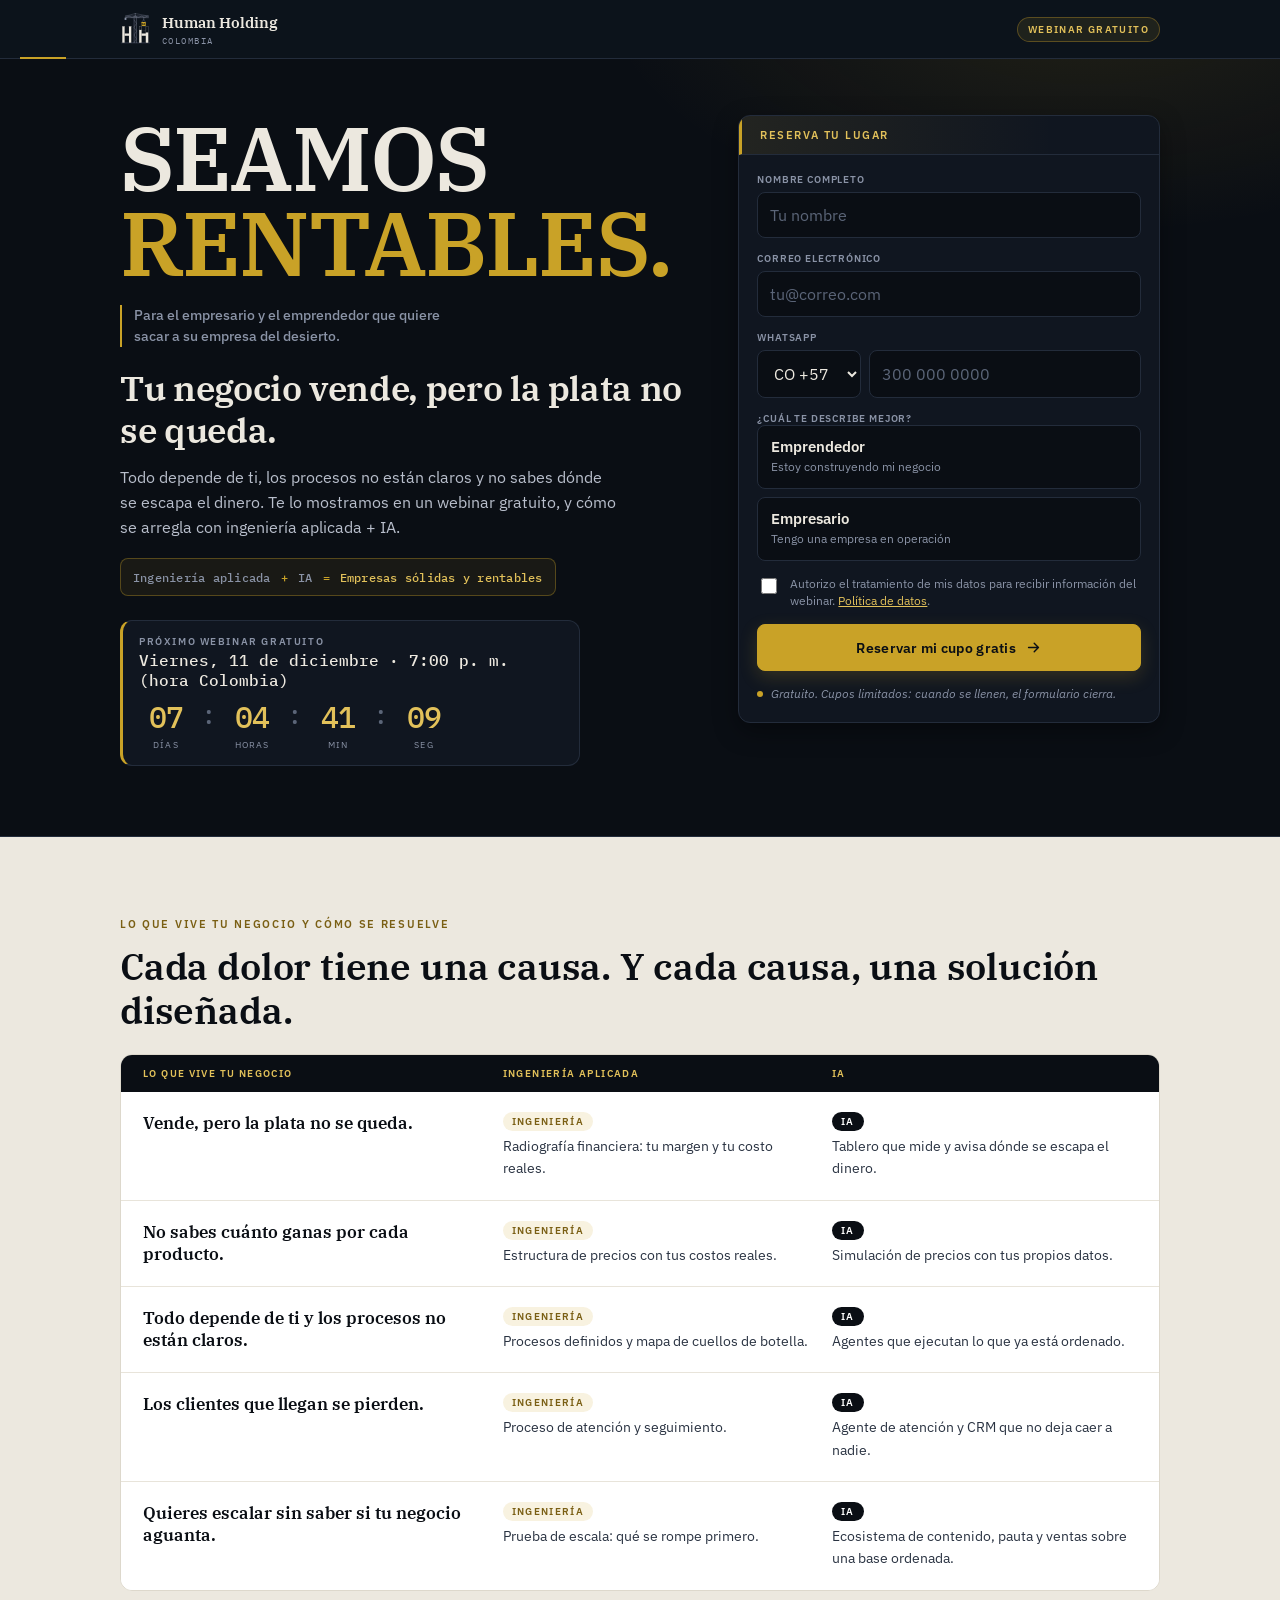
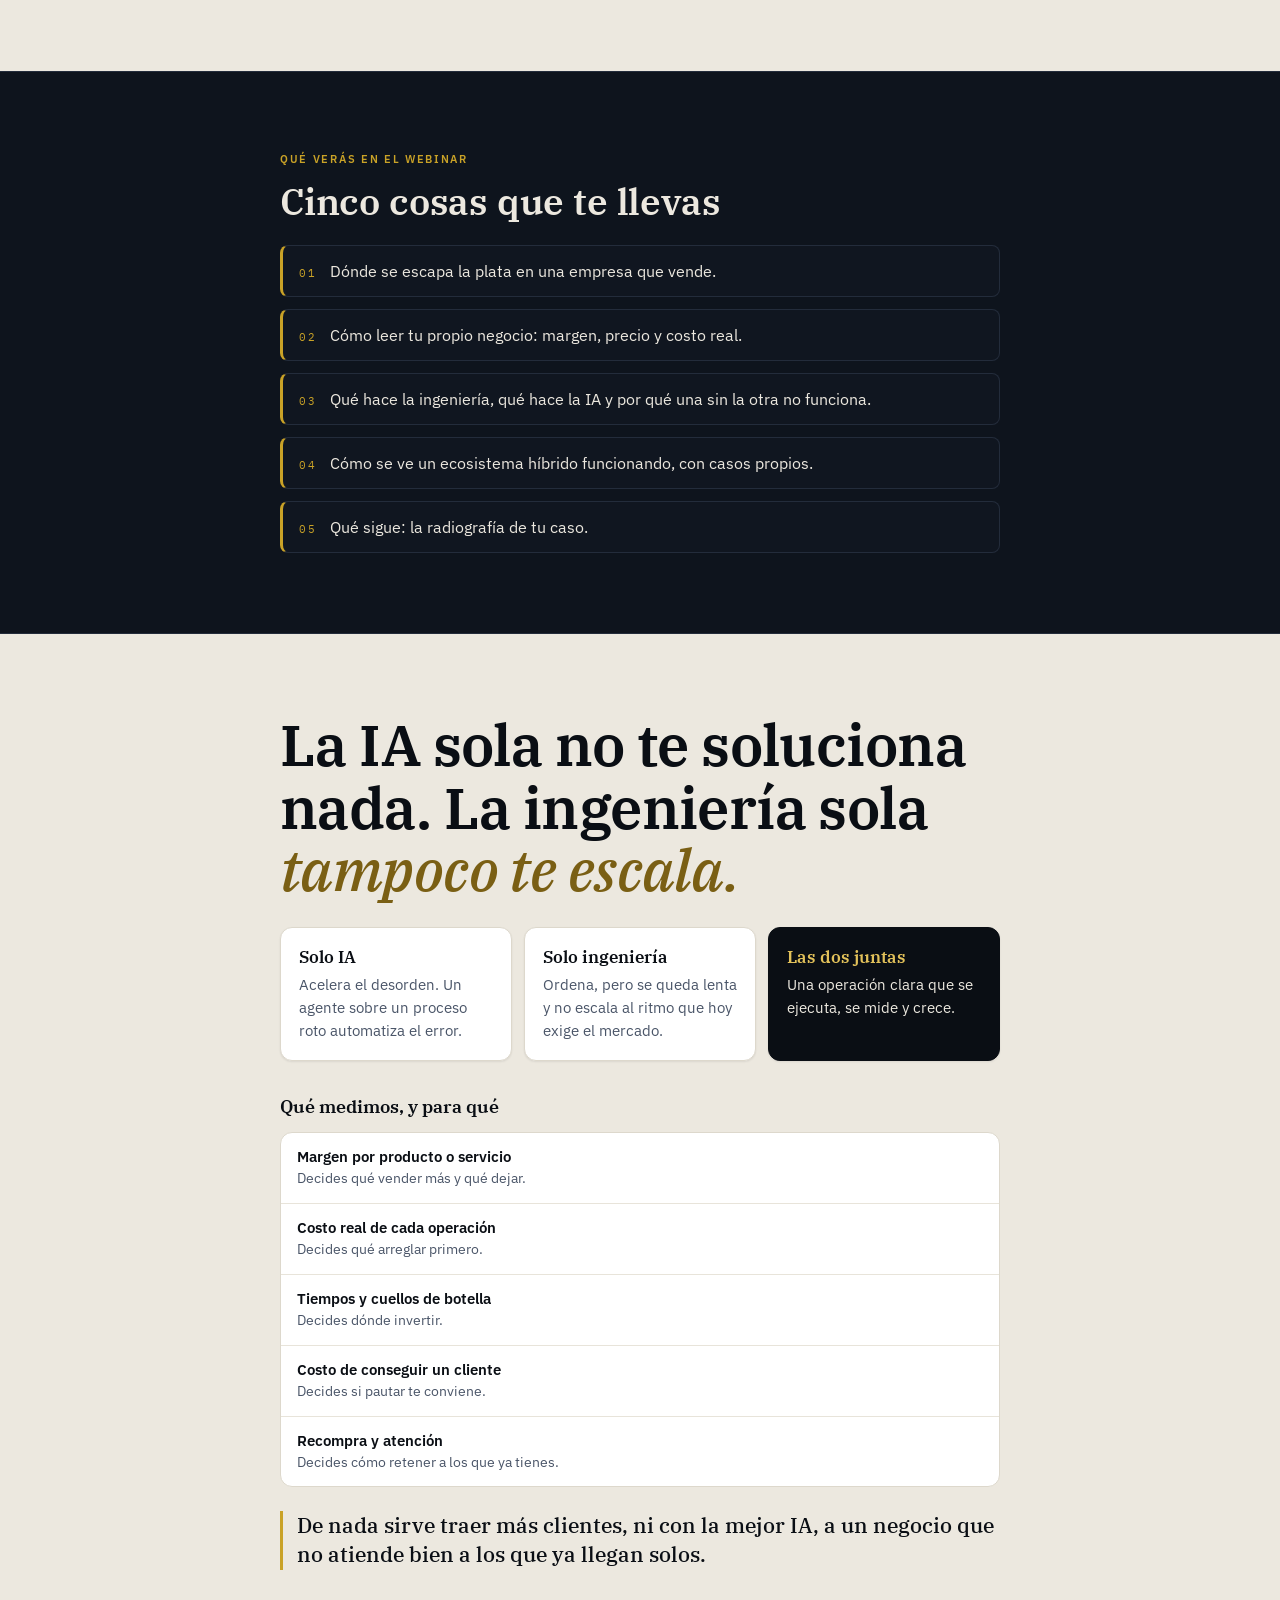
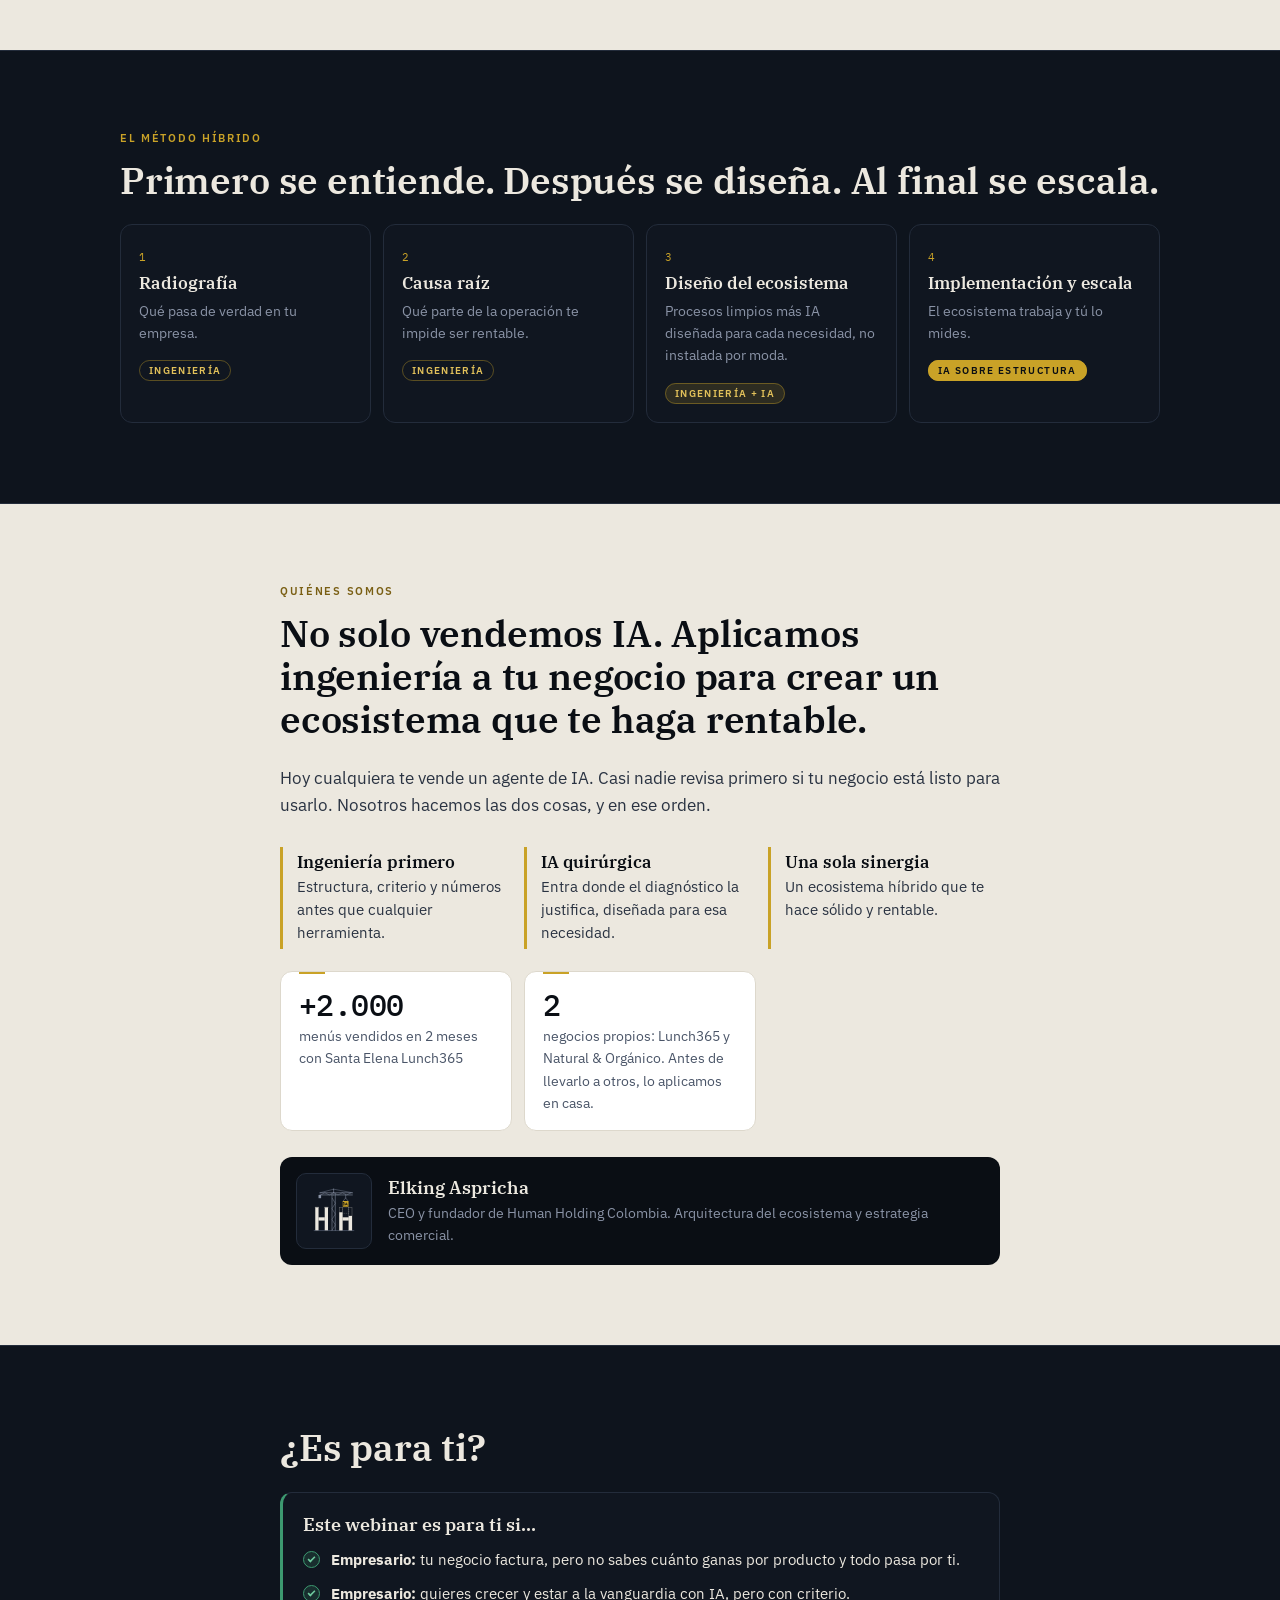
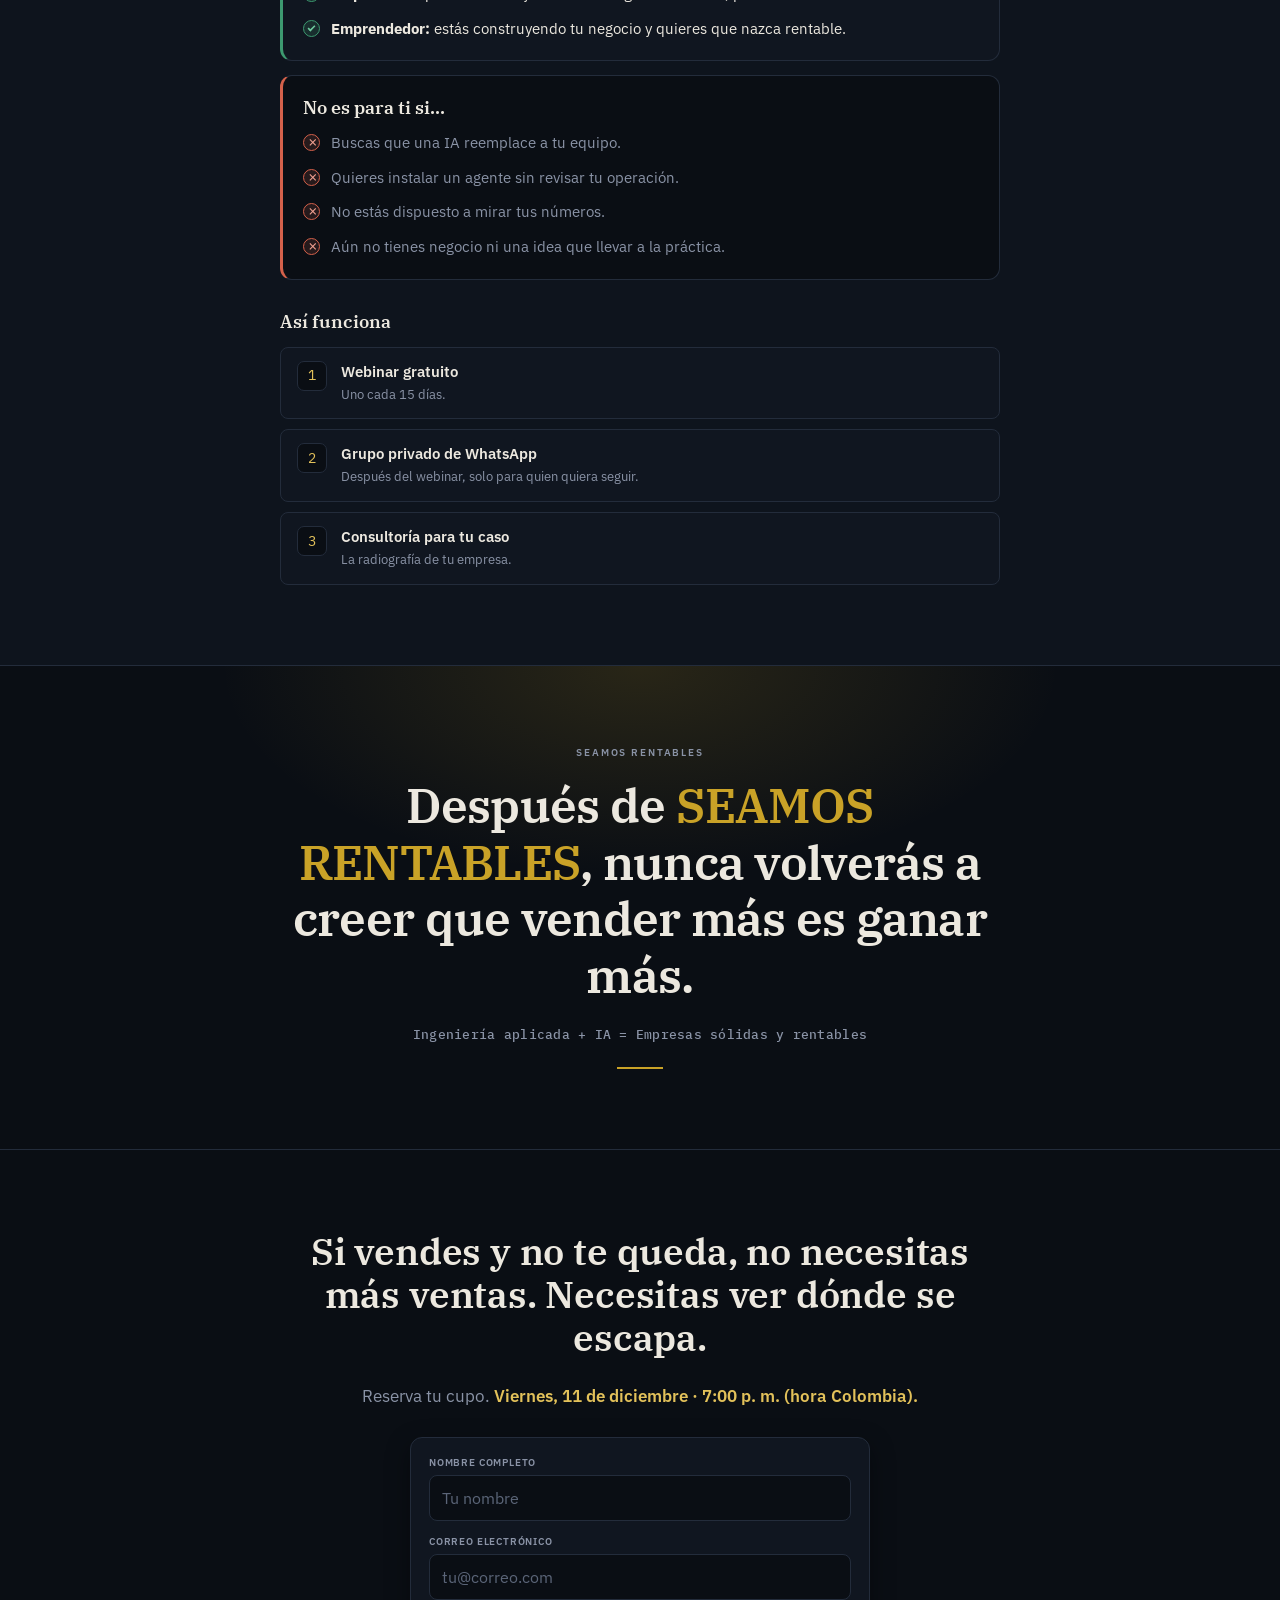
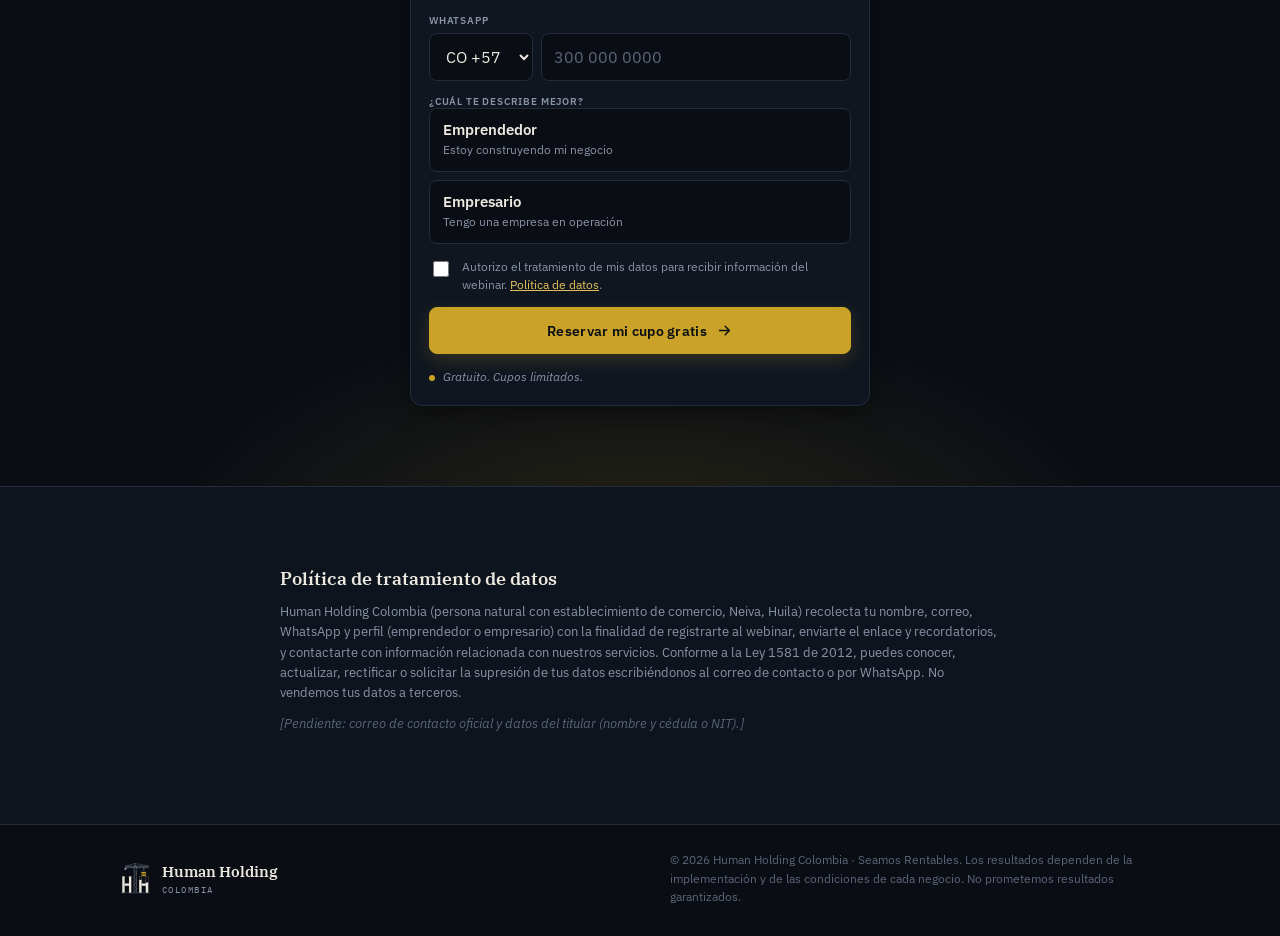
<file: human-landing/index.html>
<!doctype html>
<html lang="es-CO">
<head>
<meta charset="utf-8">
<meta name="viewport" content="width=device-width, initial-scale=1, viewport-fit=cover">
<title>Seamos Rentables — Webinar gratuito | Human Holding Colombia</title>
<meta name="description" content="Webinar gratuito cada 15 días: descubre dónde se escapa la plata en tu negocio y cómo se arregla con ingeniería aplicada + IA.">
<meta name="theme-color" content="#0A0E14">
<meta property="og:title" content="Seamos Rentables — Webinar gratuito">
<meta property="og:description" content="Ingeniería aplicada + IA = Empresas sólidas y rentables. Human Holding Colombia.">
<meta property="og:type" content="website">
<link rel="icon" type="image/svg+xml" href="assets/isotipo_simplificado_oscuro.svg">
<link rel="preconnect" href="https://fonts.googleapis.com">
<link rel="preconnect" href="https://fonts.gstatic.com" crossorigin>
<link href="https://fonts.googleapis.com/css2?family=IBM+Plex+Sans:wght@400;500;600;700&family=IBM+Plex+Serif:ital,wght@0,500;0,600;1,500;1,600&family=IBM+Plex+Mono:wght@400;500&display=swap" rel="stylesheet">
<link rel="stylesheet" href="styles.css">
</head>
<body class="hh-body">

<header class="topbar">
  <div class="wrap topbar-in">
    <a class="brand" href="#top" aria-label="Human Holding Colombia">
      <img src="assets/isotipo_simplificado_oscuro.svg" alt="" width="34" height="37">
      <span><b>Human Holding</b><i>Colombia</i></span>
    </a>
    <span class="topbar-tag">Webinar gratuito</span>
  </div>
</header>

<main id="top">

<!-- 1. HERO -->
<section class="hero">
  <div class="wrap hero-grid">
    <div class="hero-copy">
      <p class="wordmark" aria-label="Seamos rentables">SEAMOS<br><span>RENTABLES.</span></p>
      <p class="desert">Para el empresario y el emprendedor que quiere sacar a su empresa del desierto.</p>
      <h1 id="h1" data-a="Tu negocio vende, pero la plata no se queda." data-b="Vender más no es ganar más.">Tu negocio vende, pero la plata no se queda.</h1>
      <p class="lead">Todo depende de ti, los procesos no están claros y no sabes dónde se escapa el dinero. Te lo mostramos en un webinar gratuito, y cómo se arregla con ingeniería aplicada + IA.</p>
      <p class="formula"><span>Ingeniería aplicada</span> <i>+</i> <span>IA</span> <i>=</i> <b>Empresas sólidas y rentables</b></p>

      <div class="when" aria-live="polite">
        <div class="when-line">
          <span class="when-lbl">Próximo webinar gratuito</span>
          <b id="webinarFecha" class="mono">—</b>
        </div>
        <div class="count mono" id="countdown" role="timer" aria-label="Tiempo restante para el webinar">
          <div><b data-u="d">--</b><span>días</span></div><i>:</i>
          <div><b data-u="h">--</b><span>horas</span></div><i>:</i>
          <div><b data-u="m">--</b><span>min</span></div><i>:</i>
          <div><b data-u="s">--</b><span>seg</span></div>
        </div>
      </div>
    </div>

    <div class="card form-card" id="registro">
      <div class="card-hdr">Reserva tu lugar</div>
      <form class="reg-form" novalidate>
        <div class="field">
          <label class="label" for="nombre1">Nombre completo</label>
          <input class="input" id="nombre1" name="nombre" autocomplete="name" required placeholder="Tu nombre">
        </div>
        <div class="field">
          <label class="label" for="correo1">Correo electrónico</label>
          <input class="input" id="correo1" name="correo" type="email" autocomplete="email" inputmode="email" required placeholder="tu@correo.com">
        </div>
        <div class="field">
          <label class="label" for="tel1">WhatsApp</label>
          <div class="phone">
            <select class="select" name="pais" aria-label="Indicativo del país">
              <option value="57" selected>CO +57</option><option value="52">MX +52</option><option value="51">PE +51</option>
              <option value="54">AR +54</option><option value="56">CL +56</option><option value="593">EC +593</option>
              <option value="507">PA +507</option><option value="506">CR +506</option><option value="55">BR +55</option><option value="1">US +1</option>
            </select>
            <input class="input" id="tel1" name="telefono" type="tel" autocomplete="tel-national" inputmode="tel" required placeholder="300 000 0000">
          </div>
        </div>
        <fieldset class="field perfil">
          <legend class="label">¿Cuál te describe mejor?</legend>
          <label class="opt"><input type="radio" name="perfil" value="emprendedor" required>
            <span><b>Emprendedor</b><small>Estoy construyendo mi negocio</small></span></label>
          <label class="opt"><input type="radio" name="perfil" value="empresario" required>
            <span><b>Empresario</b><small>Tengo una empresa en operación</small></span></label>
        </fieldset>
        <label class="consent"><input type="checkbox" name="consentimiento" required>
          <span>Autorizo el tratamiento de mis datos para recibir información del webinar. <a href="#privacidad">Política de datos</a>.</span></label>
        <p class="form-err" role="alert" hidden></p>
        <button class="btn btn-primary btn-block" type="submit"><span class="btn-txt">Reservar mi cupo gratis</span>
          <svg viewBox="0 0 24 24" aria-hidden="true"><path d="M5 12h14M13 6l6 6-6 6"/></svg></button>
        <p class="note"><i class="dot"></i>Gratuito. Cupos limitados: cuando se llenen, el formulario cierra.</p>
      </form>
      <div class="ok" hidden>
        <div class="ok-ico"><svg viewBox="0 0 24 24" aria-hidden="true"><path d="M5 12.5l4.5 4.5L19 7.5"/></svg></div>
        <h2>Listo, tu cupo está reservado.</h2>
        <p class="ok-when mono"></p>
        <p>Te enviaremos el enlace de acceso por <b>correo y WhatsApp</b>. Guarda la fecha en tu calendario:</p>
        <a class="btn btn-primary" id="addCal" target="_blank" rel="noopener">Agregar al calendario</a>
        <p class="demo" hidden>Modo prueba: este registro no se guardó (falta conectar Supabase).</p>
      </div>
    </div>
  </div>
</section>

<!-- 2. DOLOR + SOLUCIÓN HÍBRIDA -->
<section class="sec paper">
  <div class="wrap">
    <p class="eyebrow dark">Lo que vive tu negocio y cómo se resuelve</p>
    <h2 class="h-lg">Cada dolor tiene una causa. Y cada causa, una solución diseñada.</h2>
    <div class="pairs">
      <div class="pairs-head" aria-hidden="true"><span>Lo que vive tu negocio</span><span>Ingeniería aplicada</span><span>IA</span></div>

      <article class="pair">
        <h3 class="pair-pain">Vende, pero la plata no se queda.</h3>
        <p class="pair-eng"><b class="tag">Ingeniería</b>Radiografía financiera: tu margen y tu costo reales.</p>
        <p class="pair-ia"><b class="tag tag-ia">IA</b>Tablero que mide y avisa dónde se escapa el dinero.</p>
      </article>
      <article class="pair">
        <h3 class="pair-pain">No sabes cuánto ganas por cada producto.</h3>
        <p class="pair-eng"><b class="tag">Ingeniería</b>Estructura de precios con tus costos reales.</p>
        <p class="pair-ia"><b class="tag tag-ia">IA</b>Simulación de precios con tus propios datos.</p>
      </article>
      <article class="pair">
        <h3 class="pair-pain">Todo depende de ti y los procesos no están claros.</h3>
        <p class="pair-eng"><b class="tag">Ingeniería</b>Procesos definidos y mapa de cuellos de botella.</p>
        <p class="pair-ia"><b class="tag tag-ia">IA</b>Agentes que ejecutan lo que ya está ordenado.</p>
      </article>
      <article class="pair">
        <h3 class="pair-pain">Los clientes que llegan se pierden.</h3>
        <p class="pair-eng"><b class="tag">Ingeniería</b>Proceso de atención y seguimiento.</p>
        <p class="pair-ia"><b class="tag tag-ia">IA</b>Agente de atención y CRM que no deja caer a nadie.</p>
      </article>
      <article class="pair">
        <h3 class="pair-pain">Quieres escalar sin saber si tu negocio aguanta.</h3>
        <p class="pair-eng"><b class="tag">Ingeniería</b>Prueba de escala: qué se rompe primero.</p>
        <p class="pair-ia"><b class="tag tag-ia">IA</b>Ecosistema de contenido, pauta y ventas sobre una base ordenada.</p>
      </article>
    </div>
  </div>
</section>

<!-- 3. VIDEO + AGENDA -->
<section class="sec ink2" id="agenda">
  <div class="wrap narrow">
    <div class="video" id="video" hidden>
      <button class="video-poster" type="button" id="videoPlay" aria-label="Reproducir video de Elking Aspricha">
        <span class="play"><svg viewBox="0 0 24 24" aria-hidden="true"><path d="M8 5l11 7-11 7z"/></svg></span>
        <span class="video-cap"><b>Elking Aspricha</b>Por qué vender más no es ganar más</span>
      </button>
      <p class="todo-note">[Pendiente: video de Elking. Se activa con VIDEO_YOUTUBE_ID en config.js]</p>
    </div>
    <p class="eyebrow">Qué verás en el webinar</p>
    <h2 class="h-lg">Cinco cosas que te llevas</h2>
    <ol class="agenda">
      <li><span class="mono">01</span>Dónde se escapa la plata en una empresa que vende.</li>
      <li><span class="mono">02</span>Cómo leer tu propio negocio: margen, precio y costo real.</li>
      <li><span class="mono">03</span>Qué hace la ingeniería, qué hace la IA y por qué una sin la otra no funciona.</li>
      <li><span class="mono">04</span>Cómo se ve un ecosistema híbrido funcionando, con casos propios.</li>
      <li><span class="mono">05</span>Qué sigue: la radiografía de tu caso.</li>
    </ol>
  </div>
</section>

<!-- 4. SINERGIA + QUÉ MEDIMOS -->
<section class="sec paper">
  <div class="wrap narrow">
    <h2 class="h-xl">La IA sola no te soluciona nada. La ingeniería sola <em>tampoco te escala.</em></h2>
    <div class="trio">
      <article class="card-lt"><h3>Solo IA</h3><p>Acelera el desorden. Un agente sobre un proceso roto automatiza el error.</p></article>
      <article class="card-lt"><h3>Solo ingeniería</h3><p>Ordena, pero se queda lenta y no escala al ritmo que hoy exige el mercado.</p></article>
      <article class="card-lt win"><h3>Las dos juntas</h3><p>Una operación clara que se ejecuta, se mide y crece.</p></article>
    </div>

    <h3 class="h-sm dark">Qué medimos, y para qué</h3>
    <ul class="measure">
      <li><b>Margen por producto o servicio</b><span>Decides qué vender más y qué dejar.</span></li>
      <li><b>Costo real de cada operación</b><span>Decides qué arreglar primero.</span></li>
      <li><b>Tiempos y cuellos de botella</b><span>Decides dónde invertir.</span></li>
      <li><b>Costo de conseguir un cliente</b><span>Decides si pautar te conviene.</span></li>
      <li><b>Recompra y atención</b><span>Decides cómo retener a los que ya tienes.</span></li>
    </ul>
    <p class="quote">De nada sirve traer más clientes, ni con la mejor IA, a un negocio que no atiende bien a los que ya llegan solos.</p>
  </div>
</section>

<!-- 5. MÉTODO -->
<section class="sec ink2">
  <div class="wrap">
    <p class="eyebrow">El método híbrido</p>
    <h2 class="h-lg">Primero se entiende. Después se diseña. Al final se escala.</h2>
    <ol class="method">
      <li><span class="mono">1</span><h3>Radiografía</h3><p>Qué pasa de verdad en tu empresa.</p><em class="mt">Ingeniería</em></li>
      <li><span class="mono">2</span><h3>Causa raíz</h3><p>Qué parte de la operación te impide ser rentable.</p><em class="mt">Ingeniería</em></li>
      <li><span class="mono">3</span><h3>Diseño del ecosistema</h3><p>Procesos limpios más IA diseñada para cada necesidad, no instalada por moda.</p><em class="mt mt-both">Ingeniería + IA</em></li>
      <li><span class="mono">4</span><h3>Implementación y escala</h3><p>El ecosistema trabaja y tú lo mides.</p><em class="mt mt-ia">IA sobre estructura</em></li>
    </ol>
  </div>
</section>

<!-- 6. QUIÉNES SOMOS -->
<section class="sec paper" id="quienes">
  <div class="wrap narrow">
    <p class="eyebrow dark">Quiénes somos</p>
    <h2 class="h-lg">No solo vendemos IA. Aplicamos ingeniería a tu negocio para crear un ecosistema que te haga rentable.</h2>
    <p class="body-lg">Hoy cualquiera te vende un agente de IA. Casi nadie revisa primero si tu negocio está listo para usarlo. Nosotros hacemos las dos cosas, y en ese orden.</p>
    <div class="principles">
      <div><h3>Ingeniería primero</h3><p>Estructura, criterio y números antes que cualquier herramienta.</p></div>
      <div><h3>IA quirúrgica</h3><p>Entra donde el diagnóstico la justifica, diseñada para esa necesidad.</p></div>
      <div><h3>Una sola sinergia</h3><p>Un ecosistema híbrido que te hace sólido y rentable.</p></div>
    </div>
    <div class="proof">
      <div class="proof-item"><b class="mono">+2.000</b><span>menús vendidos en 2 meses con Santa Elena Lunch365</span></div>
      <div class="proof-item"><b class="mono">2</b><span>negocios propios: Lunch365 y Natural &amp; Orgánico. Antes de llevarlo a otros, lo aplicamos en casa.</span></div>
      <div class="proof-item todo"><b class="mono">—</b><span>[Pendiente: caso real con cifra, como una fuga encontrada o un margen corregido]</span></div>
    </div>
    <div class="person">
      <div class="person-ph" aria-hidden="true"><img src="assets/isotipo_simplificado_oscuro.svg" alt="" width="56" height="62"></div>
      <div>
        <h3>Elking Aspricha</h3>
        <p>CEO y fundador de Human Holding Colombia. Arquitectura del ecosistema y estrategia comercial.</p>
        <p class="todo-note">[Pendiente: 2 o 3 credenciales verificables]</p>
      </div>
    </div>
  </div>
</section>

<!-- 7. ¿ES PARA TI? + CÓMO FUNCIONA -->
<section class="sec ink2">
  <div class="wrap narrow">
    <h2 class="h-lg">¿Es para ti?</h2>
    <div class="fit yes">
      <h3>Este webinar es para ti si…</h3>
      <ul>
        <li><b>Empresario:</b> tu negocio factura, pero no sabes cuánto ganas por producto y todo pasa por ti.</li>
        <li><b>Empresario:</b> quieres crecer y estar a la vanguardia con IA, pero con criterio.</li>
        <li><b>Emprendedor:</b> estás construyendo tu negocio y quieres que nazca rentable.</li>
      </ul>
    </div>
    <div class="fit no">
      <h3>No es para ti si…</h3>
      <ul>
        <li>Buscas que una IA reemplace a tu equipo.</li>
        <li>Quieres instalar un agente sin revisar tu operación.</li>
        <li>No estás dispuesto a mirar tus números.</li>
        <li>Aún no tienes negocio ni una idea que llevar a la práctica.</li>
      </ul>
    </div>

    <h3 class="h-sm how-t">Así funciona</h3>
    <ol class="how">
      <li><span class="mono">1</span><div><b>Webinar gratuito</b><small>Uno cada 15 días.</small></div></li>
      <li><span class="mono">2</span><div><b>Grupo privado de WhatsApp</b><small>Después del webinar, solo para quien quiera seguir.</small></div></li>
      <li><span class="mono">3</span><div><b>Consultoría para tu caso</b><small>La radiografía de tu empresa.</small></div></li>
    </ol>
  </div>
</section>

<!-- 8. MANIFIESTO + CIERRE -->
<section class="sec manifesto">
  <div class="wrap narrow center">
    <p class="mf-kicker">Seamos rentables</p>
    <p class="mf-big">Después de <span>SEAMOS RENTABLES</span>, nunca volverás a creer que vender más es ganar más.</p>
    <p class="mf-formula">Ingeniería aplicada + IA = Empresas sólidas y rentables</p>
    <span class="rule" aria-hidden="true"></span>
  </div>
</section>

<section class="sec final">
  <div class="wrap narrow center">
    <h2 class="h-lg">Si vendes y no te queda, no necesitas más ventas. Necesitas ver dónde se escapa.</h2>
    <p class="body-lg">Reserva tu cupo. <b id="finalFecha"></b></p>
    <div class="card form-card form-card--alt" id="registro2">
      <form class="reg-form" novalidate>
        <div class="field"><label class="label" for="nombre2">Nombre completo</label>
          <input class="input" id="nombre2" name="nombre" autocomplete="name" required placeholder="Tu nombre"></div>
        <div class="field"><label class="label" for="correo2">Correo electrónico</label>
          <input class="input" id="correo2" name="correo" type="email" autocomplete="email" inputmode="email" required placeholder="tu@correo.com"></div>
        <div class="field"><label class="label" for="tel2">WhatsApp</label>
          <div class="phone">
            <select class="select" name="pais" aria-label="Indicativo del país">
              <option value="57" selected>CO +57</option><option value="52">MX +52</option><option value="51">PE +51</option>
              <option value="54">AR +54</option><option value="56">CL +56</option><option value="593">EC +593</option>
              <option value="507">PA +507</option><option value="506">CR +506</option><option value="55">BR +55</option><option value="1">US +1</option>
            </select>
            <input class="input" id="tel2" name="telefono" type="tel" autocomplete="tel-national" inputmode="tel" required placeholder="300 000 0000">
          </div></div>
        <fieldset class="field perfil"><legend class="label">¿Cuál te describe mejor?</legend>
          <label class="opt"><input type="radio" name="perfil" value="emprendedor" required><span><b>Emprendedor</b><small>Estoy construyendo mi negocio</small></span></label>
          <label class="opt"><input type="radio" name="perfil" value="empresario" required><span><b>Empresario</b><small>Tengo una empresa en operación</small></span></label>
        </fieldset>
        <label class="consent"><input type="checkbox" name="consentimiento" required>
          <span>Autorizo el tratamiento de mis datos para recibir información del webinar. <a href="#privacidad">Política de datos</a>.</span></label>
        <p class="form-err" role="alert" hidden></p>
        <button class="btn btn-primary btn-block" type="submit"><span class="btn-txt">Reservar mi cupo gratis</span>
          <svg viewBox="0 0 24 24" aria-hidden="true"><path d="M5 12h14M13 6l6 6-6 6"/></svg></button>
        <p class="note"><i class="dot"></i>Gratuito. Cupos limitados.</p>
      </form>
      <div class="ok" hidden>
        <div class="ok-ico"><svg viewBox="0 0 24 24" aria-hidden="true"><path d="M5 12.5l4.5 4.5L19 7.5"/></svg></div>
        <h2>Listo, tu cupo está reservado.</h2>
        <p class="ok-when mono"></p>
        <p>Te enviaremos el enlace por <b>correo y WhatsApp</b>.</p>
        <p class="demo" hidden>Modo prueba: este registro no se guardó (falta conectar Supabase).</p>
      </div>
    </div>
  </div>
</section>

<!-- POLÍTICA DE DATOS (borrador: validar con abogado) -->
<section class="sec ink2 legal" id="privacidad">
  <div class="wrap narrow">
    <h2 class="h-sm">Política de tratamiento de datos</h2>
    <p>Human Holding Colombia (persona natural con establecimiento de comercio, Neiva, Huila) recolecta tu nombre, correo, WhatsApp y perfil (emprendedor o empresario) con la finalidad de registrarte al webinar, enviarte el enlace y recordatorios, y contactarte con información relacionada con nuestros servicios. Conforme a la Ley 1581 de 2012, puedes conocer, actualizar, rectificar o solicitar la supresión de tus datos escribiéndonos al correo de contacto o por WhatsApp. No vendemos tus datos a terceros.</p>
    <p class="muted">[Pendiente: correo de contacto oficial y datos del titular (nombre y cédula o NIT).]</p>
  </div>
</section>

</main>

<footer class="foot">
  <div class="wrap foot-in">
    <div class="brand"><img src="assets/isotipo_simplificado_oscuro.svg" alt="" width="28" height="31"><span><b>Human Holding</b><i>Colombia</i></span></div>
    <p>© <span id="year"></span> Human Holding Colombia · Seamos Rentables. Los resultados dependen de la implementación y de las condiciones de cada negocio. No prometemos resultados garantizados.</p>
  </div>
</footer>

<div class="sticky" id="sticky" aria-hidden="true">
  <a class="btn btn-primary btn-block" href="#registro">Reservar mi cupo gratis
    <svg viewBox="0 0 24 24" aria-hidden="true"><path d="M5 12h14M13 6l6 6-6 6"/></svg></a>
</div>

<script src="config.js"></script>
<script src="app.js"></script>
</body>
</html>
</file>
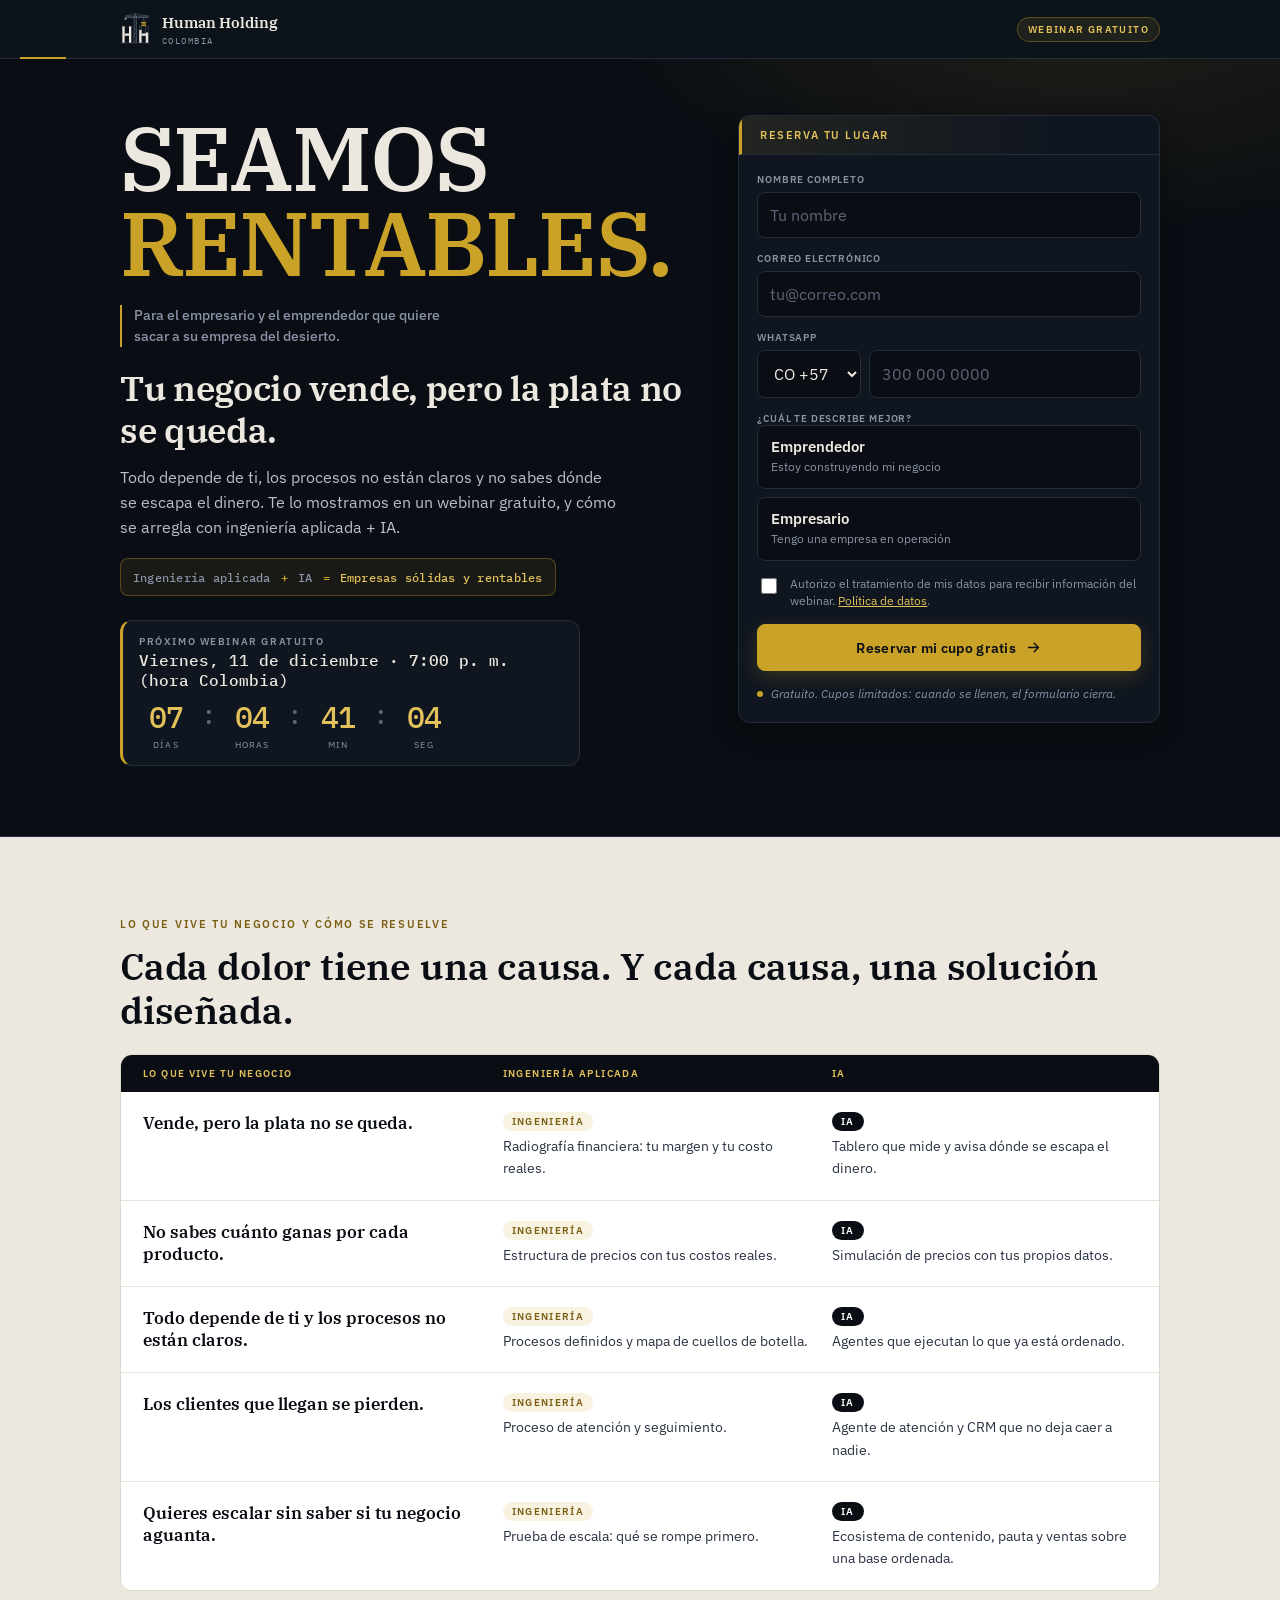
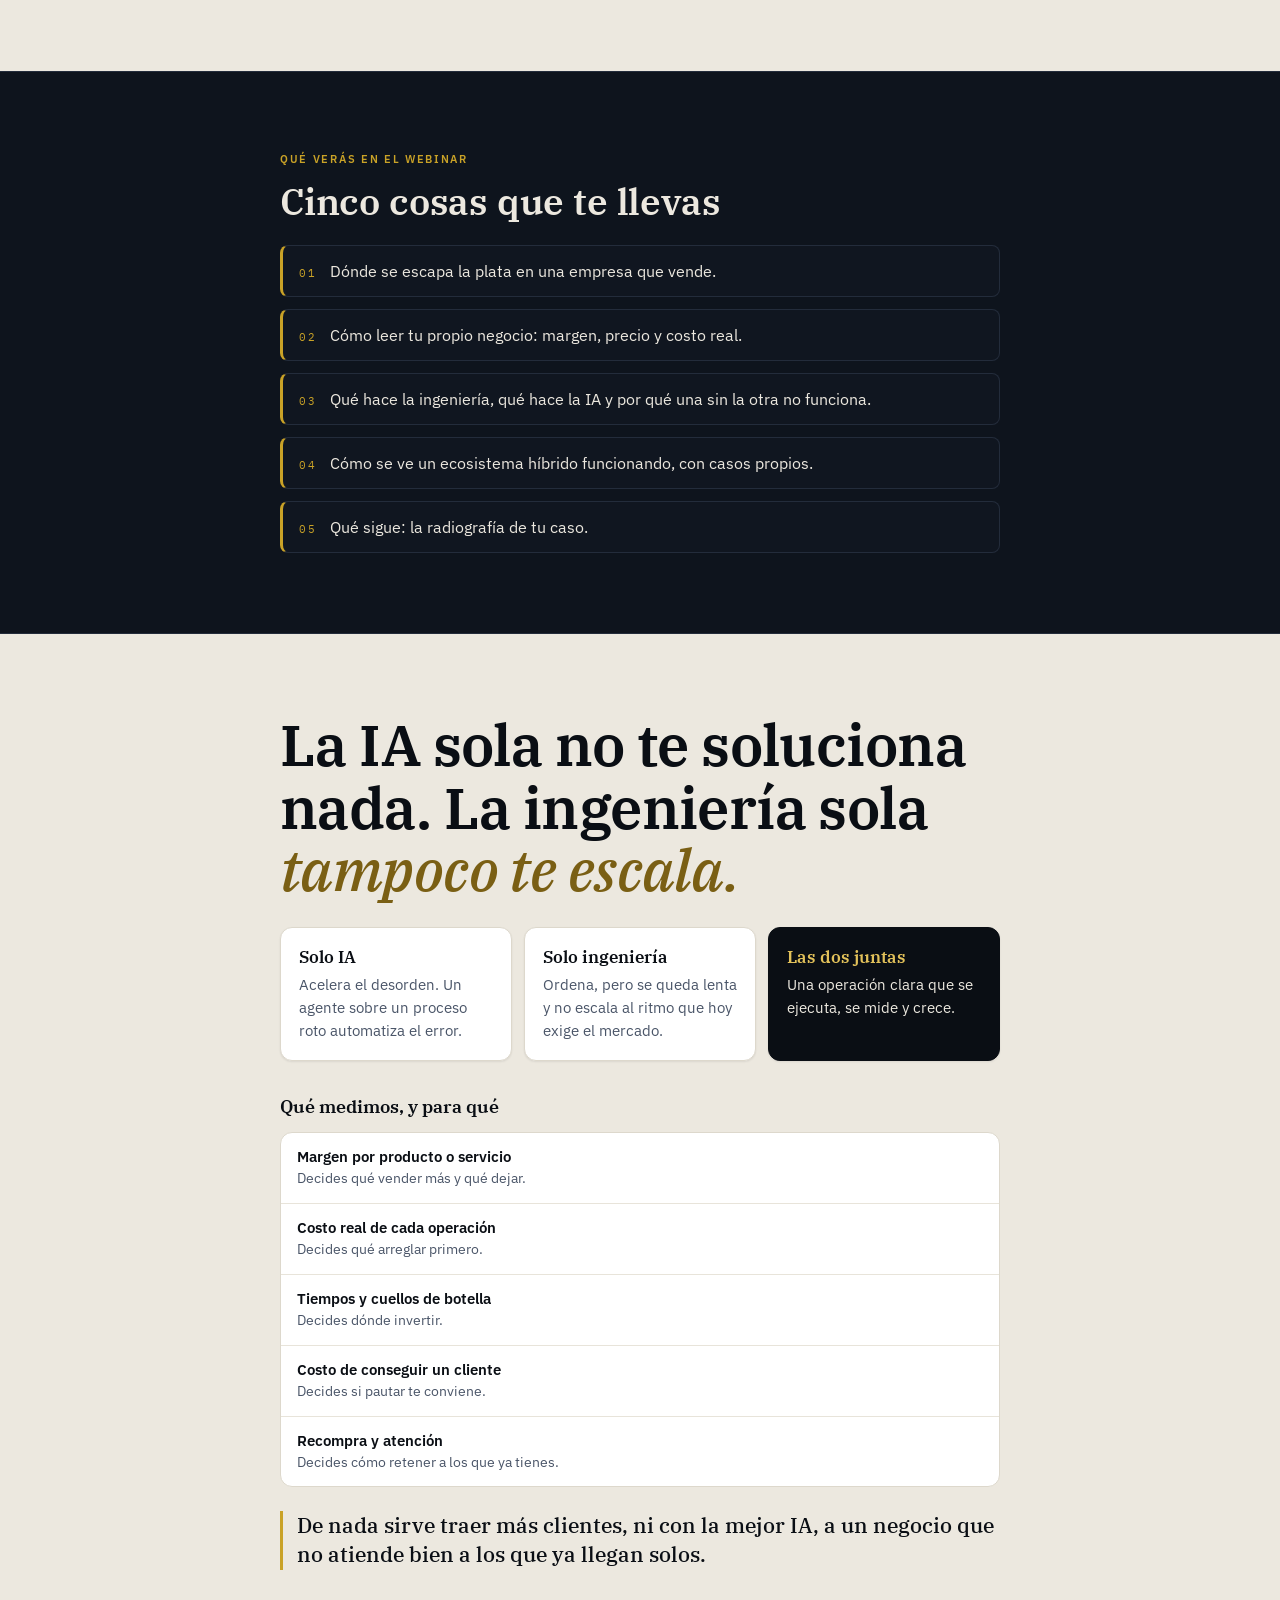
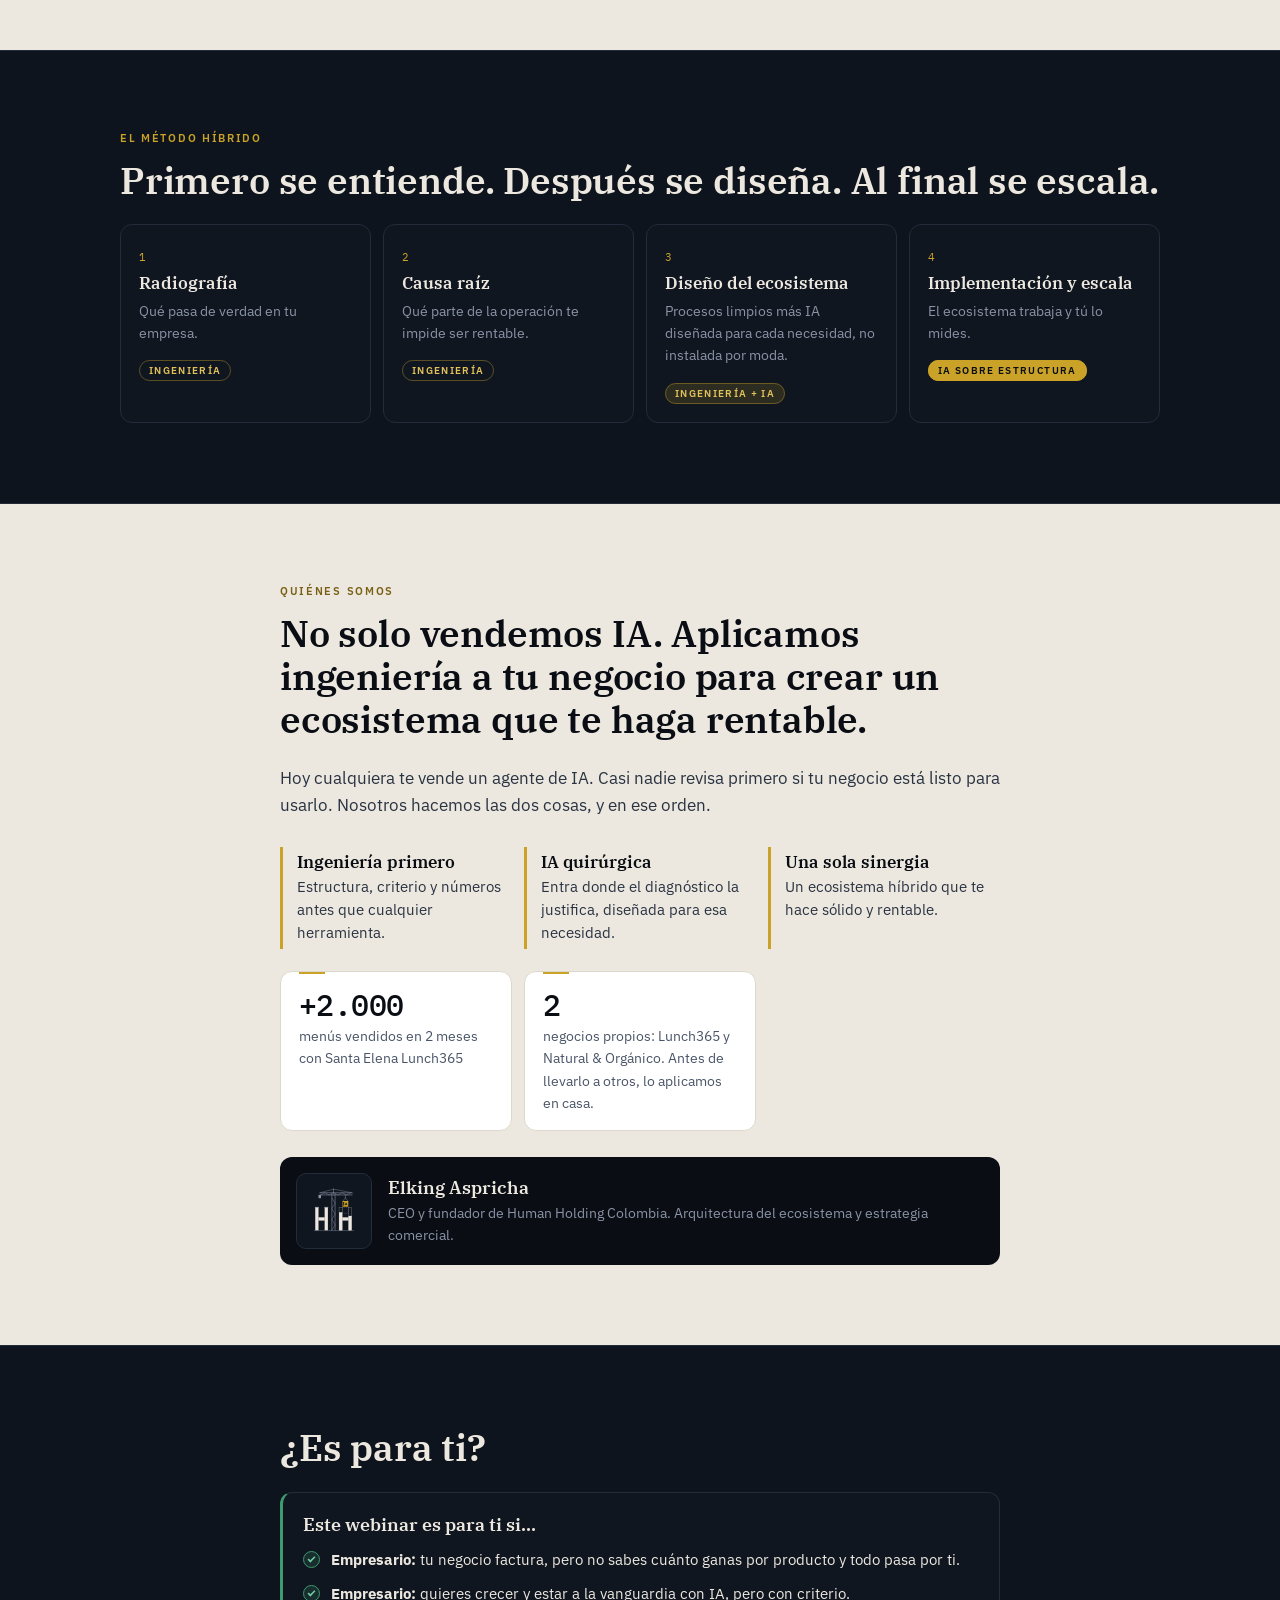
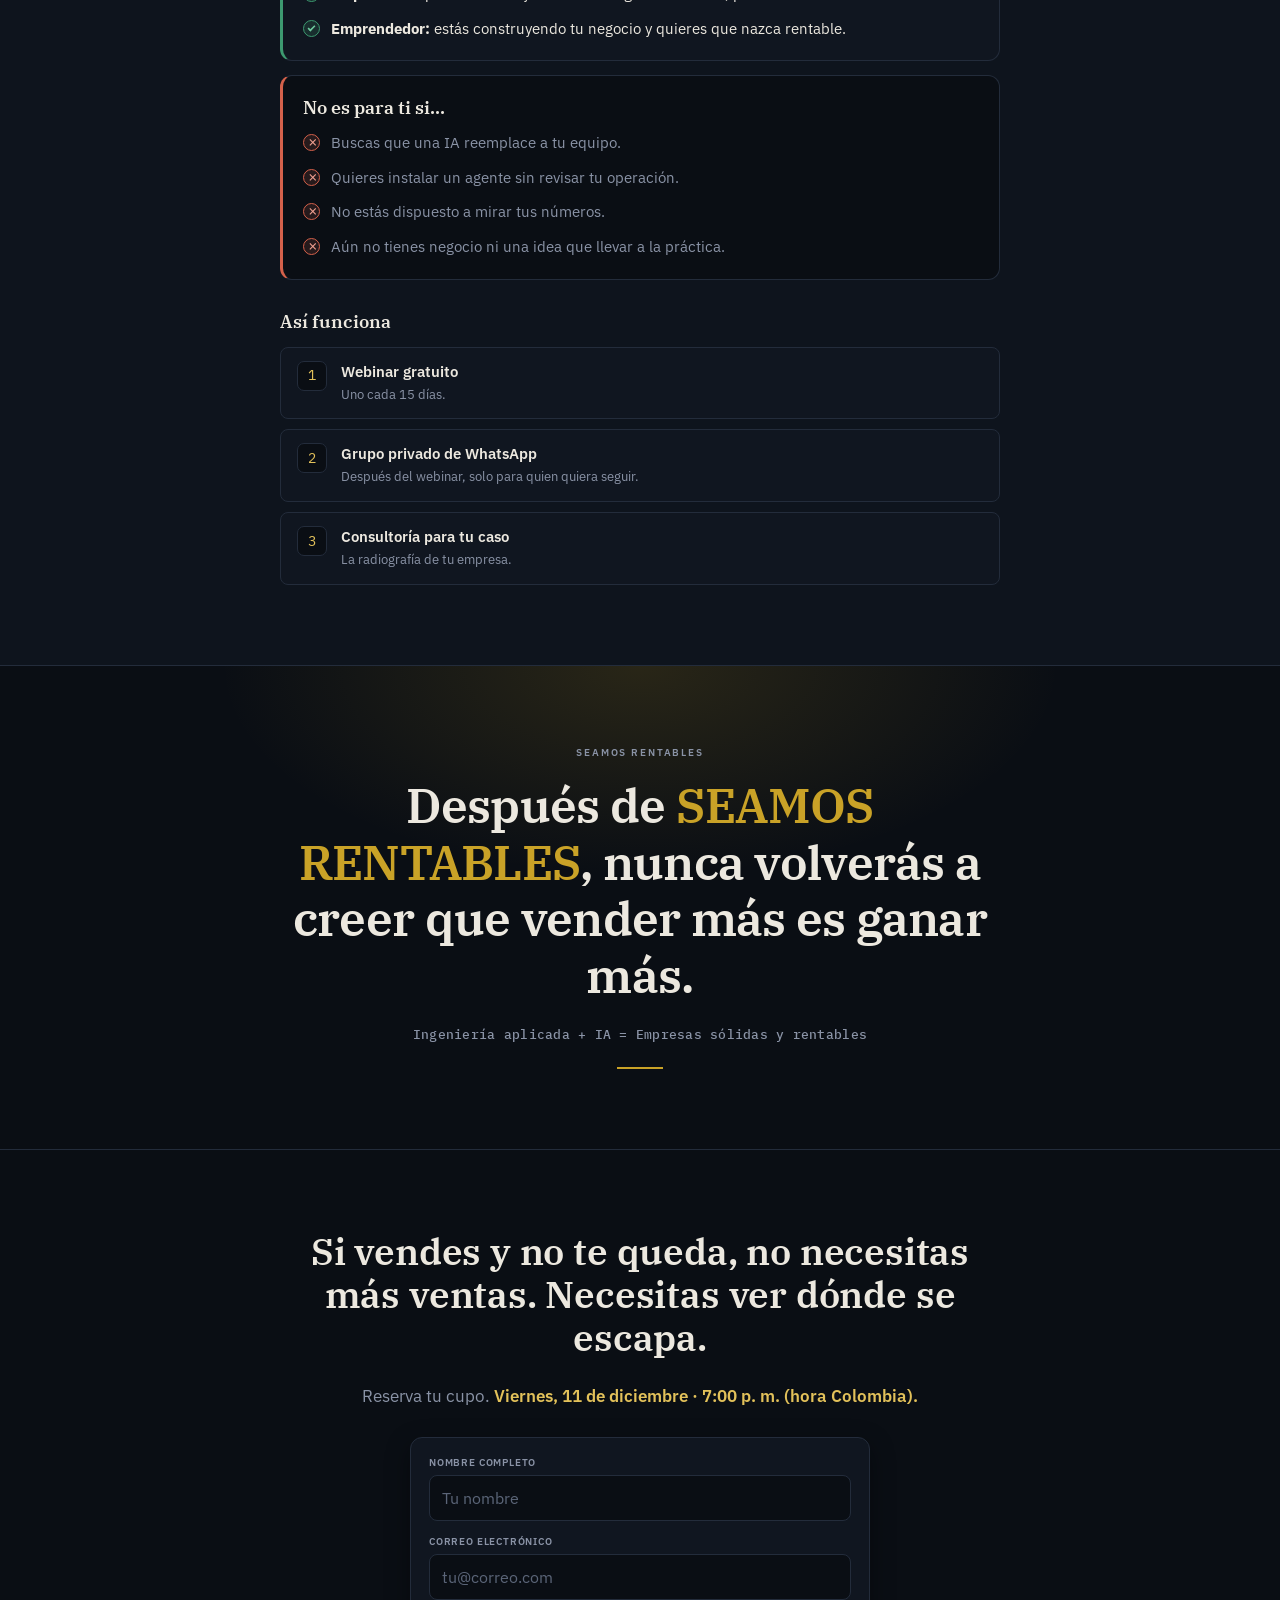
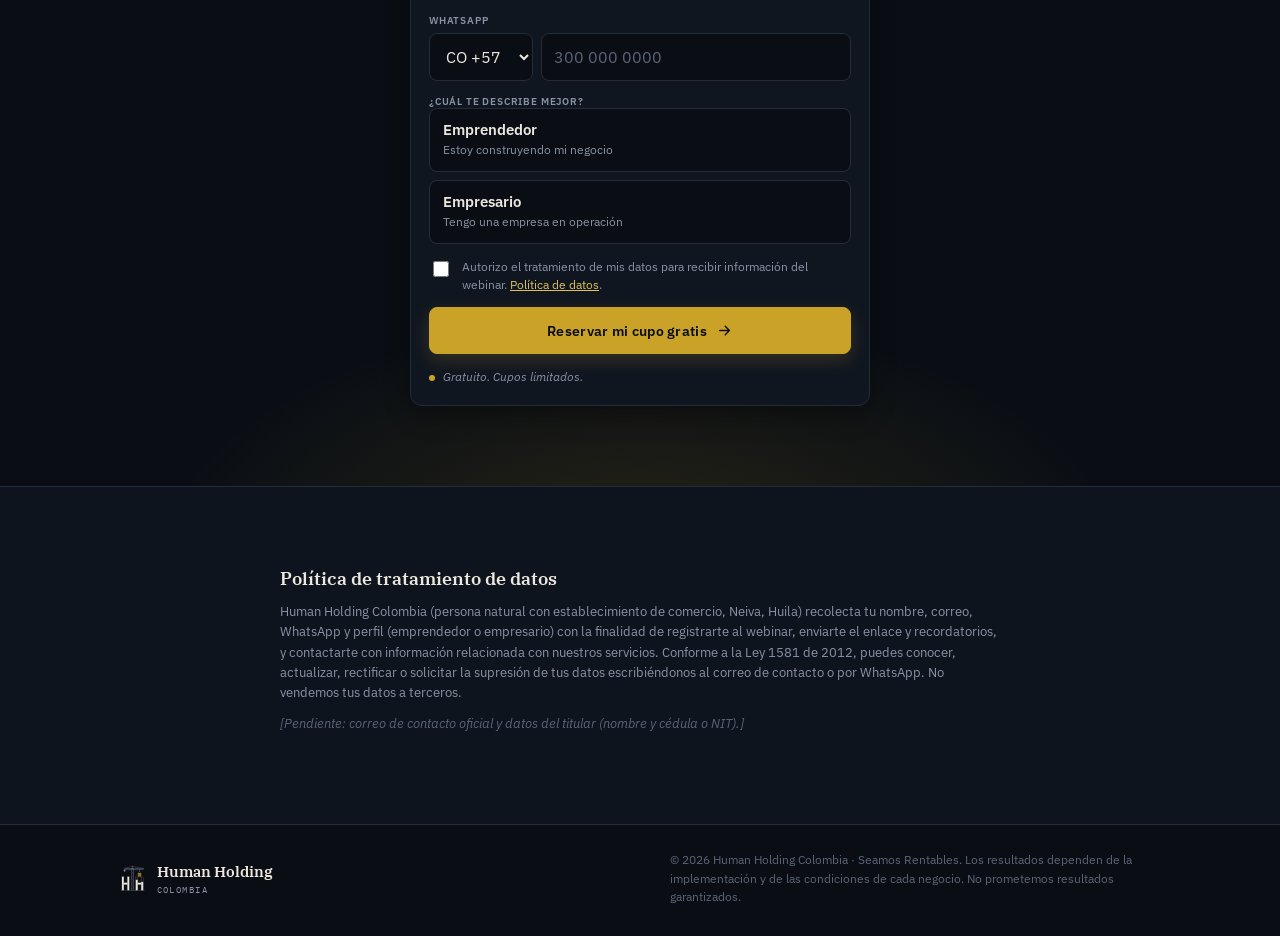
<file: human-landing/landing_autocontenida.html>
<!doctype html>
<html lang="es-CO">
<head>
<meta charset="utf-8">
<meta name="viewport" content="width=device-width, initial-scale=1, viewport-fit=cover">
<title>Seamos Rentables — Webinar gratuito | Human Holding Colombia</title>
<meta name="description" content="Webinar gratuito cada 15 días: descubre dónde se escapa la plata en tu negocio y cómo se arregla con ingeniería aplicada + IA.">
<meta name="theme-color" content="#0A0E14">
<meta property="og:title" content="Seamos Rentables — Webinar gratuito">
<meta property="og:description" content="Ingeniería aplicada + IA = Empresas sólidas y rentables. Human Holding Colombia.">
<meta property="og:type" content="website">
<link rel="preconnect" href="https://fonts.googleapis.com">
<link rel="preconnect" href="https://fonts.gstatic.com" crossorigin>
<link href="https://fonts.googleapis.com/css2?family=IBM+Plex+Sans:wght@400;500;600;700&family=IBM+Plex+Serif:ital,wght@0,500;0,600;1,500;1,600&family=IBM+Plex+Mono:wght@400;500&display=swap" rel="stylesheet">
<style>
/* Human Holding Colombia — Landing "Seamos Rentables"
   Tokens del Sistema de diseño UI v1.0 (Drive: 05_MARCA_E_IDENTIDAD_VISUAL/5_Sistema_de_diseno_UI) */
:root{
  --ink:#0A0E14; --ink-2:#0E141D; --panel:#101620; --panel-2:#151C27;
  --rule:#232C3B; --rule-soft:#1A2230;
  --paper:#ECE8DF; --slate:#8A93A6; --slate-dim:#5B6578;
  --gold:#C9A227; --gold-light:#E2C15A; --gold-dim:#8C7020; --gold-text-lt:#7A5F14;
  --ok:#3D9970; --ok-text:#6FCB9F; --danger:#D4614B; --danger-text:#F0A090;
  --sans:'IBM Plex Sans',-apple-system,BlinkMacSystemFont,'Segoe UI',Roboto,sans-serif;
  --serif:'IBM Plex Serif',Georgia,'Times New Roman',serif;
  --mono:'IBM Plex Mono',ui-monospace,Menlo,Consolas,monospace;
  --r:12px; --r-sm:8px;
}
*,*::before,*::after{box-sizing:border-box}
html{scroll-behavior:smooth;-webkit-text-size-adjust:100%}
.hh-body{margin:0;background:var(--ink);color:var(--paper);font:400 16px/1.55 var(--sans);-webkit-font-smoothing:antialiased;font-variant-numeric:tabular-nums;padding-bottom:84px}
img,svg{display:block;max-width:100%}
a{color:inherit}
:focus-visible{outline:2px solid var(--gold);outline-offset:2px}
.mono{font-family:var(--mono)}
.wrap{width:100%;max-width:1080px;margin:0 auto;padding:0 20px}
.narrow{max-width:760px}
.center{text-align:center}
em{font-family:var(--serif);font-style:italic;font-weight:500;color:var(--gold-light)}

/* Barra superior */
.topbar{position:sticky;top:0;z-index:30;background:rgba(14,20,29,.92);backdrop-filter:blur(8px);border-bottom:1px solid var(--rule)}
.topbar::after{content:'';position:absolute;left:20px;bottom:-1px;width:46px;height:2px;background:var(--gold)}
.topbar-in{display:flex;align-items:center;justify-content:space-between;height:58px}
.brand{display:flex;align-items:center;gap:11px;text-decoration:none}
.brand img{width:auto;height:34px}
.brand span{display:flex;flex-direction:column;line-height:1.1}
.brand b{font:600 .92rem var(--serif)}
.brand i{font:400 .56rem var(--mono);font-style:normal;letter-spacing:.16em;text-transform:uppercase;color:var(--slate);margin-top:3px}
.topbar-tag{font:600 .62rem var(--sans);letter-spacing:.14em;text-transform:uppercase;color:var(--gold-light);border:1px solid rgba(201,162,39,.35);background:rgba(201,162,39,.1);padding:5px 10px;border-radius:999px}

/* Tipografía */
.eyebrow{font:600 .66rem var(--sans);letter-spacing:.16em;text-transform:uppercase;color:var(--gold);margin:0 0 14px}
.eyebrow.dark{color:var(--gold-text-lt)}
.h-xl{font:600 clamp(2.2rem,8vw,3.6rem)/1.08 var(--serif);letter-spacing:-.01em;margin:0 0 18px}
.h-lg{font:600 clamp(1.6rem,5.4vw,2.3rem)/1.18 var(--serif);letter-spacing:-.005em;margin:0 0 22px}
.h-sm{font:600 1.1rem var(--serif);margin:0 0 12px}
.body-lg{font-size:1.08rem;line-height:1.6;margin:0 0 28px}

/* Hero */
.hero{position:relative;padding:34px 0 46px;background:
  radial-gradient(700px 360px at 85% -10%,rgba(201,162,39,.13),transparent 70%),var(--ink);border-bottom:1px solid var(--rule)}
.hero-grid{display:grid;gap:30px}
.wordmark{font:600 clamp(2.9rem,15vw,5.6rem)/.95 var(--serif);letter-spacing:-.02em;margin:0 0 20px}
.wordmark span{color:var(--gold)}
.desert{margin:0 0 20px;font:500 .9rem/1.45 var(--sans);color:var(--slate);max-width:40ch;border-left:2px solid var(--gold);padding-left:12px}
.hero h1{font:600 clamp(1.5rem,6.2vw,2.2rem)/1.2 var(--serif);letter-spacing:-.01em;margin:0 0 14px;color:var(--paper)}
.lead{color:#B9BFCC;margin:0 0 18px;max-width:50ch}
.formula{margin:0 0 24px;display:flex;flex-wrap:wrap;gap:6px 10px;align-items:baseline;font:500 .78rem var(--mono);letter-spacing:.02em;color:var(--slate);border:1px solid rgba(201,162,39,.35);background:rgba(201,162,39,.08);border-radius:var(--r-sm);padding:10px 12px;max-width:max-content}
.formula i{font-style:normal;color:var(--gold)}
.formula b{color:var(--gold-light);font-weight:500}
.when{background:var(--panel);border:1px solid var(--rule);border-left:3px solid var(--gold);border-radius:var(--r);padding:14px 16px;max-width:460px}
.when-line{display:flex;flex-direction:column;gap:2px;margin-bottom:12px}
.when-lbl{font:600 .62rem var(--sans);letter-spacing:.16em;text-transform:uppercase;color:var(--slate)}
.when-line b{font:500 .98rem var(--mono);color:var(--paper)}
.count{display:flex;align-items:flex-start;gap:8px}
.count div{display:flex;flex-direction:column;align-items:center;min-width:54px}
.count b{font:500 1.9rem/1 var(--mono);letter-spacing:-.02em;color:var(--gold-light)}
.count span{font:400 .58rem var(--sans);letter-spacing:.12em;text-transform:uppercase;color:var(--slate);margin-top:6px}
.count i{font:400 1.6rem/1 var(--mono);color:var(--slate-dim);font-style:normal}

/* Tarjeta y formulario */
.card{background:var(--panel);border:1px solid var(--rule);border-radius:var(--r);box-shadow:0 8px 24px rgba(0,0,0,.38);overflow:hidden}
.card-hdr{padding:12px 18px;border-bottom:1px solid var(--rule);border-left:3px solid var(--gold);background:linear-gradient(90deg,rgba(201,162,39,.10),rgba(201,162,39,0) 75%);font:600 .68rem var(--sans);letter-spacing:.14em;text-transform:uppercase;color:var(--gold-light)}
.reg-form{padding:18px;display:flex;flex-direction:column;gap:14px}
.field{display:flex;flex-direction:column;gap:6px;border:0;margin:0;padding:0;min-width:0}
.label{font:600 .64rem var(--sans);letter-spacing:.08em;text-transform:uppercase;color:var(--slate);padding:0}
.input,.select{width:100%;background:var(--ink);border:1px solid var(--rule);border-radius:var(--r-sm);padding:12px;font:400 1rem var(--sans);color:var(--paper);color-scheme:dark;outline:none;transition:border-color .15s,box-shadow .15s}
.input::placeholder{color:var(--slate-dim)}
.input:focus,.select:focus{border-color:var(--gold);box-shadow:0 0 0 3px rgba(201,162,39,.14)}
.input.bad,.select.bad{border-color:var(--danger)}
.phone{display:grid;grid-template-columns:104px 1fr;gap:8px}
.perfil{gap:8px}
.opt{display:block;cursor:pointer}
.opt input{position:absolute;opacity:0;pointer-events:none}
.opt span{display:flex;flex-direction:column;gap:2px;padding:11px 13px;border:1px solid var(--rule);border-radius:var(--r-sm);background:var(--ink);transition:border-color .15s,background .15s}
.opt b{font:600 .92rem var(--sans)}
.opt small{font-size:.76rem;color:var(--slate)}
.opt input:checked + span{border-color:var(--gold);background:rgba(201,162,39,.1)}
.opt input:focus-visible + span{outline:2px solid var(--gold);outline-offset:2px}
.consent{display:flex;gap:10px;align-items:flex-start;font-size:.76rem;color:var(--slate);line-height:1.45}
.consent input{margin-top:3px;accent-color:var(--gold);width:16px;height:16px;flex-shrink:0}
.consent a{color:var(--gold-light)}
.form-err{margin:0;font-size:.82rem;color:var(--danger-text);border-left:3px solid var(--danger);padding:8px 10px;background:rgba(212,97,75,.12);border-radius:6px}
.btn{display:inline-flex;align-items:center;justify-content:center;gap:9px;border:1px solid var(--rule);background:var(--panel-2);color:var(--paper);border-radius:var(--r-sm);padding:13px 18px;font:600 .9rem var(--sans);letter-spacing:.02em;cursor:pointer;text-decoration:none;transition:opacity .15s,transform .1s,border-color .15s}
.btn svg{width:17px;height:17px;fill:none;stroke:currentColor;stroke-width:2;stroke-linecap:round;stroke-linejoin:round}
.btn:active{transform:scale(.98)}
.btn-primary{background:var(--gold);border-color:var(--gold);color:var(--ink);box-shadow:0 6px 18px rgba(201,162,39,.2)}
.btn-primary:hover{opacity:.92}
.btn-block{width:100%}
.btn[disabled]{opacity:.55;cursor:wait}
.note{margin:0;font-size:.76rem;font-style:italic;color:var(--slate);display:flex;gap:8px;align-items:center}
.dot{width:6px;height:6px;border-radius:50%;background:var(--gold);flex-shrink:0}
.ok{padding:30px 22px;text-align:center;display:flex;flex-direction:column;align-items:center;gap:10px}
.ok[hidden],.form-err[hidden],.demo[hidden]{display:none}
.ok h2{font:600 1.35rem var(--serif);margin:6px 0 0}
.ok p{margin:0;color:var(--slate)}
.ok-when{color:var(--gold-light)!important;font-size:.95rem}
.ok-ico{width:52px;height:52px;border-radius:50%;background:rgba(61,153,112,.15);border:1px solid var(--ok);display:grid;place-items:center}
.ok-ico svg{width:26px;height:26px;fill:none;stroke:var(--ok-text);stroke-width:2.2;stroke-linecap:round;stroke-linejoin:round}
.demo{font-size:.74rem!important;color:var(--danger-text)!important;border:1px dashed var(--danger);padding:6px 10px;border-radius:6px}

/* Secciones */
.sec{padding:58px 0}
.paper{background:var(--paper);color:var(--ink)}
.paper em{color:var(--gold-text-lt)}
.ink2{background:var(--ink-2);border-top:1px solid var(--rule);border-bottom:1px solid var(--rule)}
.paper p{color:#2A3342}

/* Dolor + solución híbrida */
.pairs{display:flex;flex-direction:column;gap:14px}
.pairs-head{display:none}
.pair{background:#fff;border:1px solid #DDD8CC;border-radius:var(--r);padding:18px;box-shadow:0 1px 2px rgba(10,14,20,.08);display:grid;gap:12px;position:relative}
.pair::before{content:'';position:absolute;top:0;left:18px;width:26px;height:2px;background:var(--gold)}
.pair-pain{font:600 1.08rem/1.3 var(--serif);margin:6px 0 0;color:var(--ink)}
.pair p{margin:0;font-size:.9rem;color:#2A3342;display:flex;flex-direction:column;gap:4px}
.pair .tag{align-self:flex-start;font:600 .6rem var(--sans);letter-spacing:.14em;text-transform:uppercase;color:var(--gold-text-lt);background:rgba(201,162,39,.14);border-radius:999px;padding:3px 9px}
.pair .tag-ia{color:#fff;background:var(--ink)}

/* Sinergia */
.trio{display:grid;gap:12px;margin:26px 0 34px}
.card-lt{background:#fff;border:1px solid #DDD8CC;border-radius:var(--r);padding:18px;box-shadow:0 1px 2px rgba(10,14,20,.08)}
.card-lt h3{font:600 1.05rem var(--serif);margin:0 0 6px;color:var(--ink)}
.card-lt p{margin:0;font-size:.92rem;color:#4A5568}
.card-lt.win{background:var(--ink);border-color:var(--ink)}
.card-lt.win h3{color:var(--gold-light)}
.card-lt.win p{color:var(--paper)}
.dark{color:var(--ink)}
.measure{list-style:none;margin:14px 0 24px;padding:0;border:1px solid #DDD8CC;border-radius:var(--r);background:#fff;overflow:hidden}
.measure li{display:flex;flex-direction:column;gap:2px;padding:13px 16px;border-bottom:1px solid #E8E4DA}
.measure li:last-child{border-bottom:0}
.measure b{font:600 .95rem var(--sans);color:var(--ink)}
.measure span{font-size:.88rem;color:#4A5568}
.quote{font:500 clamp(1.05rem,4vw,1.3rem)/1.4 var(--serif);border-left:3px solid var(--gold);padding-left:14px;margin:0;color:var(--ink)!important}

/* Video + agenda */
.video{margin-bottom:34px}
.video[hidden]{display:none}
.video-poster,.video iframe{display:block;width:100%;aspect-ratio:var(--video-ratio,16/9);border:1px solid var(--rule);border-radius:var(--r);background:radial-gradient(400px 200px at 50% 40%,rgba(201,162,39,.14),transparent 70%),var(--panel)}
.video-poster{position:relative;cursor:pointer;color:var(--paper);font:inherit;padding:0;display:grid;place-items:center}
.play{width:68px;height:68px;border-radius:50%;background:var(--gold);display:grid;place-items:center;box-shadow:0 8px 24px rgba(201,162,39,.3)}
.play svg{width:26px;height:26px;fill:var(--ink);margin-left:3px}
.video-cap{position:absolute;left:16px;right:16px;bottom:14px;text-align:left;font-size:.82rem;color:var(--slate)}
.video-cap b{display:block;color:var(--paper);font:600 .95rem var(--serif)}
.agenda{list-style:none;margin:0;padding:0;display:flex;flex-direction:column;gap:12px}
.agenda li{display:flex;gap:14px;align-items:baseline;padding:13px 16px;background:var(--panel);border:1px solid var(--rule);border-left:3px solid var(--gold);border-radius:var(--r-sm);font-size:.97rem}
.agenda li span{font-size:.7rem;letter-spacing:.14em;color:var(--gold);flex-shrink:0}

/* Método */
.method{list-style:none;margin:0;padding:0;display:grid;gap:12px}
.method li{background:var(--panel);border:1px solid var(--rule);border-radius:var(--r);padding:18px;position:relative}
.method li>span{font-size:.7rem;letter-spacing:.14em;color:var(--gold)}
.method h3{font:600 1.05rem var(--serif);margin:4px 0 6px}
.method p{margin:0 0 12px;font-size:.9rem;color:var(--slate)}
.mt{font:600 .6rem var(--sans);font-style:normal;letter-spacing:.14em;text-transform:uppercase;color:var(--gold-light);border:1px solid rgba(201,162,39,.4);border-radius:999px;padding:3px 9px}
.mt-both{background:rgba(201,162,39,.16)}
.mt-ia{color:var(--ink);background:var(--gold);border-color:var(--gold)}

/* Quiénes somos */
.principles{display:grid;gap:12px;margin-bottom:22px}
.principles div{border-left:3px solid var(--gold);padding:4px 0 4px 14px}
.principles h3{font:600 1.05rem var(--serif);margin:0 0 3px;color:var(--ink)}
.principles p{margin:0;font-size:.92rem}
.todo-note,.proof-item.todo{display:none}
.preview .proof-item.todo{display:flex}
.preview .todo-note{display:block}
.proof-item.todo{border-style:dashed}
.todo-note{margin:8px 0 0!important;font-size:.76rem!important;font-style:italic;color:var(--danger-text)!important}

/* Cómo funciona */
.how-t{margin:30px 0 14px}
.how{list-style:none;margin:0;padding:0;display:grid;gap:10px}
.how li{display:flex;gap:14px;align-items:flex-start;background:var(--panel);border:1px solid var(--rule);border-radius:var(--r-sm);padding:13px 16px}
.how li>span{width:30px;height:30px;border-radius:7px;background:var(--ink);color:var(--gold-light);display:grid;place-items:center;font-size:.9rem;flex-shrink:0;border:1px solid var(--rule)}
.how b{display:block;font:600 .95rem var(--sans)}
.how small{color:var(--slate);font-size:.82rem}

/* Manifiesto: da renombre a "Seamos rentables" */
.manifesto{background:radial-gradient(600px 300px at 50% 0,rgba(201,162,39,.16),transparent 70%),var(--ink);padding:78px 0;border-bottom:1px solid var(--rule)}
.mf-kicker{font:600 .64rem var(--sans);letter-spacing:.18em;text-transform:uppercase;color:var(--slate);margin:0 0 18px}
.mf-big{font:600 clamp(1.7rem,7vw,3rem)/1.18 var(--serif);letter-spacing:-.015em;margin:0 0 22px}
.mf-big span{color:var(--gold)}
.mf-formula{font:500 .8rem var(--mono);color:var(--slate);margin:0 0 24px;letter-spacing:.02em}
.rule{display:block;width:46px;height:2px;background:var(--gold);margin:0 auto}

/* Quiénes */
.proof{display:grid;gap:12px;margin-bottom:26px}
.proof-item{background:#fff;border:1px solid #DDD8CC;border-radius:var(--r);padding:16px 18px;display:flex;flex-direction:column;gap:4px;position:relative}
.proof-item::before{content:'';position:absolute;top:0;left:18px;width:26px;height:2px;background:var(--gold)}
.proof-item b{font:500 1.9rem/1.1 var(--mono);letter-spacing:-.02em;color:var(--ink)}
.proof-item span{font-size:.9rem;color:#4A5568}
.person{display:flex;gap:16px;align-items:center;background:var(--ink);color:var(--paper);border-radius:var(--r);padding:16px}
.person-ph{width:76px;height:76px;border-radius:10px;border:1px solid var(--rule);background:var(--panel);display:grid;place-items:center;flex-shrink:0}
.person-ph img{width:auto;height:48px}
.person h3{font:600 1.1rem var(--serif);margin:0 0 4px}
.person p{margin:0;font-size:.88rem;color:var(--slate)!important}

/* Para ti */
.fit{border:1px solid var(--rule);border-radius:var(--r);padding:20px;margin-bottom:14px}
.fit h3{font:600 1.1rem var(--serif);margin:0 0 12px}
.fit ul{list-style:none;margin:0;padding:0;display:flex;flex-direction:column;gap:11px}
.fit li{position:relative;padding-left:28px;font-size:.95rem}
.fit li::before{content:'';position:absolute;left:0;top:3px;width:17px;height:17px;border-radius:50%;border:1px solid}
.fit.yes{background:var(--panel);border-left:3px solid var(--ok)}
.fit.yes li::before{border-color:var(--ok);background:rgba(61,153,112,.18)}
.fit.yes li::after{content:'';position:absolute;left:6px;top:6px;width:5px;height:9px;border:solid var(--ok-text);border-width:0 2px 2px 0;transform:rotate(45deg) scale(.8);transform-origin:center}
.fit.no{background:var(--ink);border-left:3px solid var(--danger)}
.fit.no li{color:var(--slate)}
.fit.no li::before{border-color:var(--danger);background:rgba(212,97,75,.14)}
.fit.no li::after{content:'×';position:absolute;left:4.5px;top:0;color:var(--danger-text);font-size:1rem;line-height:1.35}

/* Flujo */
.flow li{display:flex;gap:16px;align-items:flex-start}
.flow li>span{width:38px;height:38px;border-radius:8px;background:var(--ink);color:var(--gold-light);display:grid;place-items:center;font:500 1.1rem var(--mono);flex-shrink:0}
.flow h3{color:var(--ink);margin-top:6px}
.flow p{margin:0;font-size:.93rem;color:#4A5568}

/* Final */
.final{background:radial-gradient(700px 380px at 50% 110%,rgba(201,162,39,.16),transparent 70%),var(--ink)}
.final .body-lg{color:var(--slate)}
.final .body-lg b{color:var(--gold-light);font-weight:600}
.form-card--alt{text-align:left;max-width:460px;margin:0 auto}

/* Legal y pie */
.legal p{font-size:.82rem;color:var(--slate);margin:0 0 10px}
.legal .muted{color:var(--slate-dim);font-style:italic}
.foot{background:var(--ink);padding:26px 0 30px}
.foot-in{display:flex;flex-direction:column;gap:14px}
.foot p{margin:0;font-size:.74rem;color:var(--slate-dim);max-width:70ch}

/* Barra fija móvil */
.sticky{position:fixed;left:0;right:0;bottom:0;z-index:40;padding:10px 16px calc(10px + env(safe-area-inset-bottom));background:linear-gradient(to top,var(--ink) 60%,rgba(10,14,20,0));transform:translateY(110%);transition:transform .25s}
.sticky.show{transform:none}

/* Escritorio */
@media (min-width:860px){
  .hh-body{padding-bottom:0}
  .sticky{display:none}
  .hero{padding:56px 0 70px}
  .hero-grid{grid-template-columns:1.15fr .85fr;gap:48px;align-items:start}
  .form-card{position:sticky;top:84px}
  .trio,.principles,.proof{grid-template-columns:repeat(3,1fr)}
  .method{grid-template-columns:repeat(4,1fr)}
  .pairs{gap:0;border:1px solid #DDD8CC;border-radius:var(--r);background:#fff;overflow:hidden}
  .pairs-head{display:grid;grid-template-columns:1.1fr 1fr 1fr;gap:24px;padding:12px 22px;background:var(--ink);color:var(--gold-light);font:600 .62rem var(--sans);letter-spacing:.14em;text-transform:uppercase}
  .pair{grid-template-columns:1.1fr 1fr 1fr;gap:24px;align-items:start;border:0;border-bottom:1px solid #E8E4DA;border-radius:0;box-shadow:none;padding:20px 22px}
  .pair:last-child{border-bottom:0}
  .pair::before{display:none}
  .pair-pain{margin:0}
  .sec{padding:80px 0}
  .foot-in{flex-direction:row;justify-content:space-between;align-items:center}
}
@media (prefers-reduced-motion:reduce){html{scroll-behavior:auto}*{transition:none!important}}
.iso{display:block;flex-shrink:0}.brand .iso{height:34px;width:31px}.foot .brand .iso{height:28px;width:25.5px}.person-ph .iso{height:48px;width:43.7px}
</style>
</head>
<body class="hh-body">
<svg width="0" height="0" style="position:absolute" aria-hidden="true"><symbol id="hh-iso" viewBox="-8 -8 242 266"><defs><clipPath id="clipAB1"><rect x="171.32" y="78" width="19.2" height="16"/></clipPath></defs><line x1="4" y1="233.5" x2="222" y2="233.5" stroke="#5B6578" stroke-width="3.4" stroke-linecap="round"/><rect x="10" y="106" width="18" height="126" fill="#ECE8DF"/><rect x="8" y="102.5" width="22" height="3" fill="#ECE8DF"/><rect x="62" y="106" width="18" height="126" fill="#ECE8DF"/><rect x="60" y="102.5" width="22" height="3" fill="#ECE8DF"/><rect x="27.5" y="160" width="35" height="18" fill="#ECE8DF"/><rect x="142" y="106" width="18" height="126" fill="none" stroke="#ECE8DF" stroke-opacity="0.42" stroke-width="2.66"/><rect x="142" y="132" width="18" height="100" fill="#ECE8DF"/><rect x="194" y="106" width="18" height="126" fill="none" stroke="#ECE8DF" stroke-opacity="0.42" stroke-width="2.66"/><rect x="194" y="152" width="18" height="80" fill="#ECE8DF"/><rect x="159.5" y="160" width="35" height="18" fill="#ECE8DF"/><rect x="160" y="106" width="34" height="32" fill="none" stroke="#ECE8DF" stroke-opacity="0.42" stroke-width="2.47" stroke-dasharray="5.7 4.94"/><line x1="102" y1="30" x2="102" y2="232" stroke="#8A93A6" stroke-width="3.2" stroke-linecap="round"/><line x1="120" y1="30" x2="120" y2="232" stroke="#8A93A6" stroke-width="3.2" stroke-linecap="round"/><path d="M102 232 L120 202 L102 172 L120 142 L102 112 L120 82 L102 52" fill="none" stroke="#8A93A6" stroke-width="2.4" stroke-linejoin="round"/><line x1="111" y1="24" x2="214" y2="24" stroke="#8A93A6" stroke-width="3.2" stroke-linecap="round"/><line x1="111" y1="36" x2="214" y2="36" stroke="#8A93A6" stroke-width="3.2" stroke-linecap="round"/><path d="M111 24 L135 36 L159 24 L183 36 L207 24" fill="none" stroke="#8A93A6" stroke-width="2.4" stroke-linejoin="round"/><line x1="111" y1="24" x2="36" y2="24" stroke="#8A93A6" stroke-width="3.2" stroke-linecap="round"/><line x1="111" y1="36" x2="36" y2="36" stroke="#8A93A6" stroke-width="3.2" stroke-linecap="round"/><path d="M111 24 L87 36 L63 24 L39 36" fill="none" stroke="#8A93A6" stroke-width="2.4" stroke-linejoin="round"/><rect x="28" y="36" width="14" height="18" fill="#8A93A6"/><line x1="111" y1="4" x2="111" y2="24" stroke="#8A93A6" stroke-width="3.2" stroke-linecap="round"/><line x1="111" y1="4" x2="214" y2="24" stroke="#8A93A6" stroke-width="2.2" stroke-linecap="round"/><line x1="111" y1="4" x2="36" y2="24" stroke="#8A93A6" stroke-width="2.2" stroke-linecap="round"/><line x1="177" y1="36" x2="177" y2="53" stroke="#8A93A6" stroke-width="2.6" stroke-linecap="round"/><line x1="177" y1="53" x2="163" y2="70" stroke="#8A93A6" stroke-width="2.4" stroke-linecap="round"/><line x1="177" y1="53" x2="191" y2="70" stroke="#8A93A6" stroke-width="2.4" stroke-linecap="round"/><rect x="161" y="70" width="32" height="32" rx="1.5" fill="#C9A227"/><g fill="#0A0E14" stroke="#0A0E14"><rect x="165.48" y="78" width="4" height="16"/><g clip-path="url(#clipAB1)"><path d="M174.52 95 L180.92 78.4 L187.32 95 M177.42 89.2 L184.42 89.2" fill="none" stroke-width="3.68" stroke-linejoin="miter" stroke-miterlimit="10"/></g></g></symbol></svg>

<header class="topbar">
  <div class="wrap topbar-in">
    <a class="brand" href="#top" aria-label="Human Holding Colombia">
      <svg class="iso" width="34" height="37" aria-hidden="true"><use href="#hh-iso"/></svg>
      <span><b>Human Holding</b><i>Colombia</i></span>
    </a>
    <span class="topbar-tag">Webinar gratuito</span>
  </div>
</header>

<main id="top">

<!-- 1. HERO -->
<section class="hero">
  <div class="wrap hero-grid">
    <div class="hero-copy">
      <p class="wordmark" aria-label="Seamos rentables">SEAMOS<br><span>RENTABLES.</span></p>
      <p class="desert">Para el empresario y el emprendedor que quiere sacar a su empresa del desierto.</p>
      <h1 id="h1" data-a="Tu negocio vende, pero la plata no se queda." data-b="Vender más no es ganar más.">Tu negocio vende, pero la plata no se queda.</h1>
      <p class="lead">Todo depende de ti, los procesos no están claros y no sabes dónde se escapa el dinero. Te lo mostramos en un webinar gratuito, y cómo se arregla con ingeniería aplicada + IA.</p>
      <p class="formula"><span>Ingeniería aplicada</span> <i>+</i> <span>IA</span> <i>=</i> <b>Empresas sólidas y rentables</b></p>

      <div class="when" aria-live="polite">
        <div class="when-line">
          <span class="when-lbl">Próximo webinar gratuito</span>
          <b id="webinarFecha" class="mono">—</b>
        </div>
        <div class="count mono" id="countdown" role="timer" aria-label="Tiempo restante para el webinar">
          <div><b data-u="d">--</b><span>días</span></div><i>:</i>
          <div><b data-u="h">--</b><span>horas</span></div><i>:</i>
          <div><b data-u="m">--</b><span>min</span></div><i>:</i>
          <div><b data-u="s">--</b><span>seg</span></div>
        </div>
      </div>
    </div>

    <div class="card form-card" id="registro">
      <div class="card-hdr">Reserva tu lugar</div>
      <form class="reg-form" novalidate>
        <div class="field">
          <label class="label" for="nombre1">Nombre completo</label>
          <input class="input" id="nombre1" name="nombre" autocomplete="name" required placeholder="Tu nombre">
        </div>
        <div class="field">
          <label class="label" for="correo1">Correo electrónico</label>
          <input class="input" id="correo1" name="correo" type="email" autocomplete="email" inputmode="email" required placeholder="tu@correo.com">
        </div>
        <div class="field">
          <label class="label" for="tel1">WhatsApp</label>
          <div class="phone">
            <select class="select" name="pais" aria-label="Indicativo del país">
              <option value="57" selected>CO +57</option><option value="52">MX +52</option><option value="51">PE +51</option>
              <option value="54">AR +54</option><option value="56">CL +56</option><option value="593">EC +593</option>
              <option value="507">PA +507</option><option value="506">CR +506</option><option value="55">BR +55</option><option value="1">US +1</option>
            </select>
            <input class="input" id="tel1" name="telefono" type="tel" autocomplete="tel-national" inputmode="tel" required placeholder="300 000 0000">
          </div>
        </div>
        <fieldset class="field perfil">
          <legend class="label">¿Cuál te describe mejor?</legend>
          <label class="opt"><input type="radio" name="perfil" value="emprendedor" required>
            <span><b>Emprendedor</b><small>Estoy construyendo mi negocio</small></span></label>
          <label class="opt"><input type="radio" name="perfil" value="empresario" required>
            <span><b>Empresario</b><small>Tengo una empresa en operación</small></span></label>
        </fieldset>
        <label class="consent"><input type="checkbox" name="consentimiento" required>
          <span>Autorizo el tratamiento de mis datos para recibir información del webinar. <a href="#privacidad">Política de datos</a>.</span></label>
        <p class="form-err" role="alert" hidden></p>
        <button class="btn btn-primary btn-block" type="submit"><span class="btn-txt">Reservar mi cupo gratis</span>
          <svg viewBox="0 0 24 24" aria-hidden="true"><path d="M5 12h14M13 6l6 6-6 6"/></svg></button>
        <p class="note"><i class="dot"></i>Gratuito. Cupos limitados: cuando se llenen, el formulario cierra.</p>
      </form>
      <div class="ok" hidden>
        <div class="ok-ico"><svg viewBox="0 0 24 24" aria-hidden="true"><path d="M5 12.5l4.5 4.5L19 7.5"/></svg></div>
        <h2>Listo, tu cupo está reservado.</h2>
        <p class="ok-when mono"></p>
        <p>Te enviaremos el enlace de acceso por <b>correo y WhatsApp</b>. Guarda la fecha en tu calendario:</p>
        <a class="btn btn-primary" id="addCal" target="_blank" rel="noopener">Agregar al calendario</a>
        <p class="demo" hidden>Modo prueba: este registro no se guardó (falta conectar Supabase).</p>
      </div>
    </div>
  </div>
</section>

<!-- 2. DOLOR + SOLUCIÓN HÍBRIDA -->
<section class="sec paper">
  <div class="wrap">
    <p class="eyebrow dark">Lo que vive tu negocio y cómo se resuelve</p>
    <h2 class="h-lg">Cada dolor tiene una causa. Y cada causa, una solución diseñada.</h2>
    <div class="pairs">
      <div class="pairs-head" aria-hidden="true"><span>Lo que vive tu negocio</span><span>Ingeniería aplicada</span><span>IA</span></div>

      <article class="pair">
        <h3 class="pair-pain">Vende, pero la plata no se queda.</h3>
        <p class="pair-eng"><b class="tag">Ingeniería</b>Radiografía financiera: tu margen y tu costo reales.</p>
        <p class="pair-ia"><b class="tag tag-ia">IA</b>Tablero que mide y avisa dónde se escapa el dinero.</p>
      </article>
      <article class="pair">
        <h3 class="pair-pain">No sabes cuánto ganas por cada producto.</h3>
        <p class="pair-eng"><b class="tag">Ingeniería</b>Estructura de precios con tus costos reales.</p>
        <p class="pair-ia"><b class="tag tag-ia">IA</b>Simulación de precios con tus propios datos.</p>
      </article>
      <article class="pair">
        <h3 class="pair-pain">Todo depende de ti y los procesos no están claros.</h3>
        <p class="pair-eng"><b class="tag">Ingeniería</b>Procesos definidos y mapa de cuellos de botella.</p>
        <p class="pair-ia"><b class="tag tag-ia">IA</b>Agentes que ejecutan lo que ya está ordenado.</p>
      </article>
      <article class="pair">
        <h3 class="pair-pain">Los clientes que llegan se pierden.</h3>
        <p class="pair-eng"><b class="tag">Ingeniería</b>Proceso de atención y seguimiento.</p>
        <p class="pair-ia"><b class="tag tag-ia">IA</b>Agente de atención y CRM que no deja caer a nadie.</p>
      </article>
      <article class="pair">
        <h3 class="pair-pain">Quieres escalar sin saber si tu negocio aguanta.</h3>
        <p class="pair-eng"><b class="tag">Ingeniería</b>Prueba de escala: qué se rompe primero.</p>
        <p class="pair-ia"><b class="tag tag-ia">IA</b>Ecosistema de contenido, pauta y ventas sobre una base ordenada.</p>
      </article>
    </div>
  </div>
</section>

<!-- 3. VIDEO + AGENDA -->
<section class="sec ink2" id="agenda">
  <div class="wrap narrow">
    <div class="video" id="video" hidden>
      <button class="video-poster" type="button" id="videoPlay" aria-label="Reproducir video de Elking Aspricha">
        <span class="play"><svg viewBox="0 0 24 24" aria-hidden="true"><path d="M8 5l11 7-11 7z"/></svg></span>
        <span class="video-cap"><b>Elking Aspricha</b>Por qué vender más no es ganar más</span>
      </button>
      <p class="todo-note">[Pendiente: video de Elking. Se activa con VIDEO_YOUTUBE_ID en config.js]</p>
    </div>
    <p class="eyebrow">Qué verás en el webinar</p>
    <h2 class="h-lg">Cinco cosas que te llevas</h2>
    <ol class="agenda">
      <li><span class="mono">01</span>Dónde se escapa la plata en una empresa que vende.</li>
      <li><span class="mono">02</span>Cómo leer tu propio negocio: margen, precio y costo real.</li>
      <li><span class="mono">03</span>Qué hace la ingeniería, qué hace la IA y por qué una sin la otra no funciona.</li>
      <li><span class="mono">04</span>Cómo se ve un ecosistema híbrido funcionando, con casos propios.</li>
      <li><span class="mono">05</span>Qué sigue: la radiografía de tu caso.</li>
    </ol>
  </div>
</section>

<!-- 4. SINERGIA + QUÉ MEDIMOS -->
<section class="sec paper">
  <div class="wrap narrow">
    <h2 class="h-xl">La IA sola no te soluciona nada. La ingeniería sola <em>tampoco te escala.</em></h2>
    <div class="trio">
      <article class="card-lt"><h3>Solo IA</h3><p>Acelera el desorden. Un agente sobre un proceso roto automatiza el error.</p></article>
      <article class="card-lt"><h3>Solo ingeniería</h3><p>Ordena, pero se queda lenta y no escala al ritmo que hoy exige el mercado.</p></article>
      <article class="card-lt win"><h3>Las dos juntas</h3><p>Una operación clara que se ejecuta, se mide y crece.</p></article>
    </div>

    <h3 class="h-sm dark">Qué medimos, y para qué</h3>
    <ul class="measure">
      <li><b>Margen por producto o servicio</b><span>Decides qué vender más y qué dejar.</span></li>
      <li><b>Costo real de cada operación</b><span>Decides qué arreglar primero.</span></li>
      <li><b>Tiempos y cuellos de botella</b><span>Decides dónde invertir.</span></li>
      <li><b>Costo de conseguir un cliente</b><span>Decides si pautar te conviene.</span></li>
      <li><b>Recompra y atención</b><span>Decides cómo retener a los que ya tienes.</span></li>
    </ul>
    <p class="quote">De nada sirve traer más clientes, ni con la mejor IA, a un negocio que no atiende bien a los que ya llegan solos.</p>
  </div>
</section>

<!-- 5. MÉTODO -->
<section class="sec ink2">
  <div class="wrap">
    <p class="eyebrow">El método híbrido</p>
    <h2 class="h-lg">Primero se entiende. Después se diseña. Al final se escala.</h2>
    <ol class="method">
      <li><span class="mono">1</span><h3>Radiografía</h3><p>Qué pasa de verdad en tu empresa.</p><em class="mt">Ingeniería</em></li>
      <li><span class="mono">2</span><h3>Causa raíz</h3><p>Qué parte de la operación te impide ser rentable.</p><em class="mt">Ingeniería</em></li>
      <li><span class="mono">3</span><h3>Diseño del ecosistema</h3><p>Procesos limpios más IA diseñada para cada necesidad, no instalada por moda.</p><em class="mt mt-both">Ingeniería + IA</em></li>
      <li><span class="mono">4</span><h3>Implementación y escala</h3><p>El ecosistema trabaja y tú lo mides.</p><em class="mt mt-ia">IA sobre estructura</em></li>
    </ol>
  </div>
</section>

<!-- 6. QUIÉNES SOMOS -->
<section class="sec paper" id="quienes">
  <div class="wrap narrow">
    <p class="eyebrow dark">Quiénes somos</p>
    <h2 class="h-lg">No solo vendemos IA. Aplicamos ingeniería a tu negocio para crear un ecosistema que te haga rentable.</h2>
    <p class="body-lg">Hoy cualquiera te vende un agente de IA. Casi nadie revisa primero si tu negocio está listo para usarlo. Nosotros hacemos las dos cosas, y en ese orden.</p>
    <div class="principles">
      <div><h3>Ingeniería primero</h3><p>Estructura, criterio y números antes que cualquier herramienta.</p></div>
      <div><h3>IA quirúrgica</h3><p>Entra donde el diagnóstico la justifica, diseñada para esa necesidad.</p></div>
      <div><h3>Una sola sinergia</h3><p>Un ecosistema híbrido que te hace sólido y rentable.</p></div>
    </div>
    <div class="proof">
      <div class="proof-item"><b class="mono">+2.000</b><span>menús vendidos en 2 meses con Santa Elena Lunch365</span></div>
      <div class="proof-item"><b class="mono">2</b><span>negocios propios: Lunch365 y Natural &amp; Orgánico. Antes de llevarlo a otros, lo aplicamos en casa.</span></div>
      <div class="proof-item todo"><b class="mono">—</b><span>[Pendiente: caso real con cifra, como una fuga encontrada o un margen corregido]</span></div>
    </div>
    <div class="person">
      <div class="person-ph" aria-hidden="true"><svg class="iso" width="56" height="62" aria-hidden="true"><use href="#hh-iso"/></svg></div>
      <div>
        <h3>Elking Aspricha</h3>
        <p>CEO y fundador de Human Holding Colombia. Arquitectura del ecosistema y estrategia comercial.</p>
        <p class="todo-note">[Pendiente: 2 o 3 credenciales verificables]</p>
      </div>
    </div>
  </div>
</section>

<!-- 7. ¿ES PARA TI? + CÓMO FUNCIONA -->
<section class="sec ink2">
  <div class="wrap narrow">
    <h2 class="h-lg">¿Es para ti?</h2>
    <div class="fit yes">
      <h3>Este webinar es para ti si…</h3>
      <ul>
        <li><b>Empresario:</b> tu negocio factura, pero no sabes cuánto ganas por producto y todo pasa por ti.</li>
        <li><b>Empresario:</b> quieres crecer y estar a la vanguardia con IA, pero con criterio.</li>
        <li><b>Emprendedor:</b> estás construyendo tu negocio y quieres que nazca rentable.</li>
      </ul>
    </div>
    <div class="fit no">
      <h3>No es para ti si…</h3>
      <ul>
        <li>Buscas que una IA reemplace a tu equipo.</li>
        <li>Quieres instalar un agente sin revisar tu operación.</li>
        <li>No estás dispuesto a mirar tus números.</li>
        <li>Aún no tienes negocio ni una idea que llevar a la práctica.</li>
      </ul>
    </div>

    <h3 class="h-sm how-t">Así funciona</h3>
    <ol class="how">
      <li><span class="mono">1</span><div><b>Webinar gratuito</b><small>Uno cada 15 días.</small></div></li>
      <li><span class="mono">2</span><div><b>Grupo privado de WhatsApp</b><small>Después del webinar, solo para quien quiera seguir.</small></div></li>
      <li><span class="mono">3</span><div><b>Consultoría para tu caso</b><small>La radiografía de tu empresa.</small></div></li>
    </ol>
  </div>
</section>

<!-- 8. MANIFIESTO + CIERRE -->
<section class="sec manifesto">
  <div class="wrap narrow center">
    <p class="mf-kicker">Seamos rentables</p>
    <p class="mf-big">Después de <span>SEAMOS RENTABLES</span>, nunca volverás a creer que vender más es ganar más.</p>
    <p class="mf-formula">Ingeniería aplicada + IA = Empresas sólidas y rentables</p>
    <span class="rule" aria-hidden="true"></span>
  </div>
</section>

<section class="sec final">
  <div class="wrap narrow center">
    <h2 class="h-lg">Si vendes y no te queda, no necesitas más ventas. Necesitas ver dónde se escapa.</h2>
    <p class="body-lg">Reserva tu cupo. <b id="finalFecha"></b></p>
    <div class="card form-card form-card--alt" id="registro2">
      <form class="reg-form" novalidate>
        <div class="field"><label class="label" for="nombre2">Nombre completo</label>
          <input class="input" id="nombre2" name="nombre" autocomplete="name" required placeholder="Tu nombre"></div>
        <div class="field"><label class="label" for="correo2">Correo electrónico</label>
          <input class="input" id="correo2" name="correo" type="email" autocomplete="email" inputmode="email" required placeholder="tu@correo.com"></div>
        <div class="field"><label class="label" for="tel2">WhatsApp</label>
          <div class="phone">
            <select class="select" name="pais" aria-label="Indicativo del país">
              <option value="57" selected>CO +57</option><option value="52">MX +52</option><option value="51">PE +51</option>
              <option value="54">AR +54</option><option value="56">CL +56</option><option value="593">EC +593</option>
              <option value="507">PA +507</option><option value="506">CR +506</option><option value="55">BR +55</option><option value="1">US +1</option>
            </select>
            <input class="input" id="tel2" name="telefono" type="tel" autocomplete="tel-national" inputmode="tel" required placeholder="300 000 0000">
          </div></div>
        <fieldset class="field perfil"><legend class="label">¿Cuál te describe mejor?</legend>
          <label class="opt"><input type="radio" name="perfil" value="emprendedor" required><span><b>Emprendedor</b><small>Estoy construyendo mi negocio</small></span></label>
          <label class="opt"><input type="radio" name="perfil" value="empresario" required><span><b>Empresario</b><small>Tengo una empresa en operación</small></span></label>
        </fieldset>
        <label class="consent"><input type="checkbox" name="consentimiento" required>
          <span>Autorizo el tratamiento de mis datos para recibir información del webinar. <a href="#privacidad">Política de datos</a>.</span></label>
        <p class="form-err" role="alert" hidden></p>
        <button class="btn btn-primary btn-block" type="submit"><span class="btn-txt">Reservar mi cupo gratis</span>
          <svg viewBox="0 0 24 24" aria-hidden="true"><path d="M5 12h14M13 6l6 6-6 6"/></svg></button>
        <p class="note"><i class="dot"></i>Gratuito. Cupos limitados.</p>
      </form>
      <div class="ok" hidden>
        <div class="ok-ico"><svg viewBox="0 0 24 24" aria-hidden="true"><path d="M5 12.5l4.5 4.5L19 7.5"/></svg></div>
        <h2>Listo, tu cupo está reservado.</h2>
        <p class="ok-when mono"></p>
        <p>Te enviaremos el enlace por <b>correo y WhatsApp</b>.</p>
        <p class="demo" hidden>Modo prueba: este registro no se guardó (falta conectar Supabase).</p>
      </div>
    </div>
  </div>
</section>

<!-- POLÍTICA DE DATOS (borrador: validar con abogado) -->
<section class="sec ink2 legal" id="privacidad">
  <div class="wrap narrow">
    <h2 class="h-sm">Política de tratamiento de datos</h2>
    <p>Human Holding Colombia (persona natural con establecimiento de comercio, Neiva, Huila) recolecta tu nombre, correo, WhatsApp y perfil (emprendedor o empresario) con la finalidad de registrarte al webinar, enviarte el enlace y recordatorios, y contactarte con información relacionada con nuestros servicios. Conforme a la Ley 1581 de 2012, puedes conocer, actualizar, rectificar o solicitar la supresión de tus datos escribiéndonos al correo de contacto o por WhatsApp. No vendemos tus datos a terceros.</p>
    <p class="muted">[Pendiente: correo de contacto oficial y datos del titular (nombre y cédula o NIT).]</p>
  </div>
</section>

</main>

<footer class="foot">
  <div class="wrap foot-in">
    <div class="brand"><svg class="iso" width="28" height="31" aria-hidden="true"><use href="#hh-iso"/></svg><span><b>Human Holding</b><i>Colombia</i></span></div>
    <p>© <span id="year"></span> Human Holding Colombia · Seamos Rentables. Los resultados dependen de la implementación y de las condiciones de cada negocio. No prometemos resultados garantizados.</p>
  </div>
</footer>

<div class="sticky" id="sticky" aria-hidden="true">
  <a class="btn btn-primary btn-block" href="#registro">Reservar mi cupo gratis
    <svg viewBox="0 0 24 24" aria-hidden="true"><path d="M5 12h14M13 6l6 6-6 6"/></svg></a>
</div>

<script>
/* Configuración de la landing "Seamos Rentables".
   Todo lo marcado como PENDIENTE se llena sin tocar app.js. */
window.HH_CONFIG = {
  // Webinar quincenal (2 al mes). Fecha de un webinar real; los siguientes salen
  // automáticamente cada CYCLE_DAYS días. PENDIENTE: confirmar la fecha real del primero.
  WEBINAR_ANCHOR: '2026-10-27T19:00:00-05:00', // 19:00 hora Colombia
  CYCLE_DAYS: 15,
  DURATION_MIN: 60,
  WEBINAR_TITLE: 'Seamos Rentables — Webinar Human Holding Colombia',

  // Video de Elking (YouTube sin listar). PENDIENTE: pegar el ID (lo que va después de v=).
  // Mientras esté vacío, el bloque de video no se muestra (se ve con ?preview=1).
  VIDEO_YOUTUBE_ID: '',
  VIDEO_ASPECT: '16 / 9', // '4 / 5' o '9 / 16' si el video es vertical

  // Meta Pixel. PENDIENTE: ID del Pixel (se crea con la cuenta de Meta Business, capítulo 2.1).
  META_PIXEL_ID: '',

  // Destino de los leads (Supabase del CRM, capítulo 2.2). PENDIENTE.
  // Tabla esperada: ver supabase/leads_webinar.sql. Usar SOLO la anon key (nunca la service key).
  SUPABASE_URL: '',
  SUPABASE_ANON_KEY: '',
  SUPABASE_TABLE: 'leads_webinar'
};
</script>
<script>
(function () {
  'use strict';
  var C = window.HH_CONFIG || {};
  var MIN = 60000, DAY = 86400000;

  /* ---------- Próximo webinar (cada CYCLE_DAYS días) ---------- */
  function nextWebinar(now) {
    var anchor = new Date(C.WEBINAR_ANCHOR).getTime();
    var dur = (C.DURATION_MIN || 60) * MIN;
    var cycle = (C.CYCLE_DAYS || 15) * DAY;
    if (now < anchor + dur) return anchor;
    return anchor + (Math.floor((now - anchor - dur) / cycle) + 1) * cycle;
  }
  function fmtFecha(ts) {
    var d = new Date(ts);
    var dia = d.toLocaleDateString('es-CO', { weekday: 'long', day: 'numeric', month: 'long', timeZone: 'America/Bogota' });
    var hora = d.toLocaleTimeString('es-CO', { hour: 'numeric', minute: '2-digit', hour12: true, timeZone: 'America/Bogota' });
    return dia.charAt(0).toUpperCase() + dia.slice(1) + ' · ' + hora + ' (hora Colombia)';
  }
  function gcalDate(ts) { return new Date(ts).toISOString().replace(/[-:]/g, '').replace(/\.\d{3}/, ''); }

  var target = nextWebinar(Date.now());
  var el = {
    fecha: document.getElementById('webinarFecha'),
    final: document.getElementById('finalFecha'),
    count: document.getElementById('countdown')
  };
  function paintFecha() {
    var t = fmtFecha(target);
    if (el.fecha) el.fecha.textContent = t;
    if (el.final) el.final.textContent = t + '.';
  }
  function pad(n) { return n < 10 ? '0' + n : '' + n; }
  function tick() {
    var left = target - Date.now();
    if (left <= -(C.DURATION_MIN || 60) * MIN) { target = nextWebinar(Date.now()); paintFecha(); left = target - Date.now(); }
    if (left < 0) left = 0;
    var s = Math.floor(left / 1000);
    var v = { d: Math.floor(s / 86400), h: Math.floor(s % 86400 / 3600), m: Math.floor(s % 3600 / 60), s: s % 60 };
    for (var k in v) {
      var n = el.count && el.count.querySelector('[data-u="' + k + '"]');
      if (n) n.textContent = pad(v[k]);
    }
  }
  paintFecha(); tick(); setInterval(tick, 1000);

  /* ---------- Variante de titular (prueba A/B) y modo vista previa ----------
     Enlace del anuncio: ?v=a o ?v=b  ·  Vista previa de pendientes: ?preview=1 */
  var params = new URLSearchParams(location.search);
  var variant = (params.get('v') || '').toLowerCase();
  try { if (variant !== 'a' && variant !== 'b') variant = sessionStorage.getItem('hh_v') || 'a'; sessionStorage.setItem('hh_v', variant); } catch (e) { if (variant !== 'b') variant = 'a'; }
  var h1 = document.getElementById('h1');
  if (h1 && h1.getAttribute('data-' + variant)) h1.textContent = h1.getAttribute('data-' + variant);
  var preview = params.get('preview') === '1';
  if (preview) document.documentElement.classList.add('preview');

  /* ---------- Video (se activa con VIDEO_YOUTUBE_ID) ---------- */
  var vid = document.getElementById('video'), play = document.getElementById('videoPlay');
  if (vid) {
    if (C.VIDEO_ASPECT) vid.style.setProperty('--video-ratio', C.VIDEO_ASPECT);
    if (C.VIDEO_YOUTUBE_ID || preview) vid.hidden = false;
    if (play && C.VIDEO_YOUTUBE_ID) {
      vid.classList.add('has-video');
      play.addEventListener('click', function () {
        var f = document.createElement('iframe');
        f.src = 'https://www.youtube-nocookie.com/embed/' + encodeURIComponent(C.VIDEO_YOUTUBE_ID) + '?autoplay=1&rel=0&modestbranding=1';
        f.allow = 'autoplay; encrypted-media; picture-in-picture'; f.allowFullscreen = true; f.title = 'Video de Elking Aspricha';
        play.replaceWith(f);
        track('ViewContent', { content_name: 'Video webinar', content_category: variant });
      });
    }
  }

  /* ---------- Atribución de pauta (UTM + fbclid + cookies de Meta) ---------- */
  var KEYS = ['utm_source', 'utm_medium', 'utm_campaign', 'utm_content', 'utm_term', 'utm_id', 'cid', 'fbclid'];
  function readCookie(n) { var m = document.cookie.match('(?:^|; )' + n + '=([^;]*)'); return m ? decodeURIComponent(m[1]) : ''; }
  function attribution() {
    var out = {}, q = new URLSearchParams(location.search), saved = {};
    try { saved = JSON.parse(sessionStorage.getItem('hh_attr') || '{}'); } catch (e) {}
    KEYS.forEach(function (k) { var v = q.get(k); if (v) saved[k] = v.trim(); });
    try { sessionStorage.setItem('hh_attr', JSON.stringify(saved)); } catch (e) {}
    KEYS.forEach(function (k) { out[k] = saved[k] || null; });
    out.fbp = readCookie('_fbp') || null;
    out.fbc = readCookie('_fbc') || (saved.fbclid ? 'fb.1.' + Date.now() + '.' + saved.fbclid : null);
    out.landing_url = location.origin + location.pathname;
    return out;
  }
  attribution();

  /* ---------- Meta Pixel (solo si hay ID) ---------- */
  function track(ev, data, id) {
    if (typeof window.fbq === 'function') window.fbq('track', ev, data || {}, id ? { eventID: id } : undefined);
  }
  if (C.META_PIXEL_ID) {
    !function (f, b, e, v, n, t, s) { if (f.fbq) return; n = f.fbq = function () { n.callMethod ? n.callMethod.apply(n, arguments) : n.queue.push(arguments); };
      if (!f._fbq) f._fbq = n; n.push = n; n.loaded = !0; n.version = '2.0'; n.queue = []; t = b.createElement(e); t.async = !0; t.src = v;
      s = b.getElementsByTagName(e)[0]; s.parentNode.insertBefore(t, s); }(window, document, 'script', 'https://connect.facebook.net/en_US/fbevents.js');
    window.fbq('init', C.META_PIXEL_ID);
    window.fbq('track', 'PageView');
    window.fbq('trackCustom', 'LandingVariant', { variante: variant });
  }

  /* ---------- Formularios ---------- */
  function setErr(form, msg) { var p = form.querySelector('.form-err'); p.textContent = msg; p.hidden = !msg; }
  function mark(node, bad) { if (node) node.classList.toggle('bad', !!bad); }

  function validate(form) {
    var f = form.elements, bad = null;
    ['nombre', 'correo', 'telefono'].forEach(function (n) { mark(f[n], false); });
    var nombre = f.nombre.value.trim();
    var correo = f.correo.value.trim();
    var tel = f.telefono.value.replace(/\D/g, '');
    if (nombre.length < 3) { mark(f.nombre, true); bad = bad || 'Escribe tu nombre completo.'; }
    if (!/^[^\s@]+@[^\s@]+\.[^\s@]{2,}$/.test(correo)) { mark(f.correo, true); bad = bad || 'Revisa tu correo electrónico.'; }
    if (tel.length < 7 || tel.length > 12) { mark(f.telefono, true); bad = bad || 'Revisa tu número de WhatsApp.'; }
    if (!f.perfil.value) bad = bad || 'Elige si eres emprendedor o empresario.';
    if (!f.consentimiento.checked) bad = bad || 'Debes autorizar el tratamiento de datos para continuar.';
    return bad;
  }

  function save(payload) {
    if (!C.SUPABASE_URL || !C.SUPABASE_ANON_KEY) return Promise.resolve({ demo: true });
    return fetch(C.SUPABASE_URL.replace(/\/$/, '') + '/rest/v1/' + (C.SUPABASE_TABLE || 'leads_webinar'), {
      method: 'POST',
      headers: { 'Content-Type': 'application/json', apikey: C.SUPABASE_ANON_KEY, Authorization: 'Bearer ' + C.SUPABASE_ANON_KEY, Prefer: 'return=minimal' },
      body: JSON.stringify(payload)
    }).then(function (r) { if (!r.ok) throw new Error('HTTP ' + r.status); return {}; });
  }

  function onSubmit(ev) {
    ev.preventDefault();
    var form = ev.currentTarget, btn = form.querySelector('button[type=submit]');
    var msg = validate(form);
    setErr(form, msg || '');
    if (msg) return;

    var f = form.elements, eventId = 'lead_' + Date.now() + '_' + Math.random().toString(36).slice(2, 8);
    var payload = {
      nombre: f.nombre.value.trim(),
      correo: f.correo.value.trim().toLowerCase(),
      whatsapp: '+' + f.pais.value + f.telefono.value.replace(/\D/g, ''),
      perfil: f.perfil.value,
      webinar_fecha: new Date(target).toISOString(),
      consentimiento_datos: true,
      variante_titular: variant,
      event_id: eventId
    };
    var a = attribution(); for (var k in a) payload[k] = a[k];

    btn.disabled = true;
    var txt = btn.querySelector('.btn-txt'), old = txt.textContent; txt.textContent = 'Reservando…';
    save(payload).then(function (res) {
      track('Lead', { content_name: 'Webinar Seamos Rentables', status: payload.perfil, content_category: variant }, eventId);
      track('CompleteRegistration', { content_name: 'Webinar Seamos Rentables' }, eventId + '_cr');
      var card = form.closest('.card');
      form.hidden = true;
      var ok = card.querySelector('.ok'); ok.hidden = false;
      ok.querySelector('.ok-when').textContent = fmtFecha(target);
      if (res.demo) ok.querySelector('.demo').hidden = false;
      var cal = ok.querySelector('#addCal');
      if (cal) cal.href = 'https://calendar.google.com/calendar/render?action=TEMPLATE&text=' + encodeURIComponent(C.WEBINAR_TITLE || 'Webinar') +
        '&dates=' + gcalDate(target) + '/' + gcalDate(target + (C.DURATION_MIN || 60) * MIN) +
        '&details=' + encodeURIComponent('El enlace de acceso llega por correo y WhatsApp.');
      card.scrollIntoView({ behavior: 'smooth', block: 'center' });
    }).catch(function () {
      setErr(form, 'No pudimos guardar tu registro. Intenta de nuevo en un momento.');
      btn.disabled = false; txt.textContent = old;
    });
  }
  Array.prototype.forEach.call(document.querySelectorAll('.reg-form'), function (f) { f.addEventListener('submit', onSubmit); });

  /* ---------- Barra fija móvil ---------- */
  var sticky = document.getElementById('sticky');
  var forms = ['registro', 'registro2'].map(function (i) { return document.getElementById(i); }).filter(Boolean);
  if (sticky && 'IntersectionObserver' in window) {
    var vis = {};
    var io = new IntersectionObserver(function (es) {
      es.forEach(function (e) { vis[e.target.id] = e.isIntersecting; });
      var any = forms.some(function (n) { return vis[n.id]; });
      sticky.classList.toggle('show', !any);
      sticky.setAttribute('aria-hidden', any ? 'true' : 'false');
    }, { threshold: 0.5 });
    forms.forEach(function (n) { io.observe(n); });
  }

  var y = document.getElementById('year'); if (y) y.textContent = new Date().getFullYear();
})();
</script>
</body>
</html>
</file>
<file: human-landing/styles.css>
/* Human Holding Colombia — Landing "Seamos Rentables"
   Tokens del Sistema de diseño UI v1.0 (Drive: 05_MARCA_E_IDENTIDAD_VISUAL/5_Sistema_de_diseno_UI) */
:root{
  --ink:#0A0E14; --ink-2:#0E141D; --panel:#101620; --panel-2:#151C27;
  --rule:#232C3B; --rule-soft:#1A2230;
  --paper:#ECE8DF; --slate:#8A93A6; --slate-dim:#5B6578;
  --gold:#C9A227; --gold-light:#E2C15A; --gold-dim:#8C7020; --gold-text-lt:#7A5F14;
  --ok:#3D9970; --ok-text:#6FCB9F; --danger:#D4614B; --danger-text:#F0A090;
  --sans:'IBM Plex Sans',-apple-system,BlinkMacSystemFont,'Segoe UI',Roboto,sans-serif;
  --serif:'IBM Plex Serif',Georgia,'Times New Roman',serif;
  --mono:'IBM Plex Mono',ui-monospace,Menlo,Consolas,monospace;
  --r:12px; --r-sm:8px;
}
*,*::before,*::after{box-sizing:border-box}
html{scroll-behavior:smooth;-webkit-text-size-adjust:100%}
.hh-body{margin:0;background:var(--ink);color:var(--paper);font:400 16px/1.55 var(--sans);-webkit-font-smoothing:antialiased;font-variant-numeric:tabular-nums;padding-bottom:84px}
img,svg{display:block;max-width:100%}
a{color:inherit}
:focus-visible{outline:2px solid var(--gold);outline-offset:2px}
.mono{font-family:var(--mono)}
.wrap{width:100%;max-width:1080px;margin:0 auto;padding:0 20px}
.narrow{max-width:760px}
.center{text-align:center}
em{font-family:var(--serif);font-style:italic;font-weight:500;color:var(--gold-light)}

/* Barra superior */
.topbar{position:sticky;top:0;z-index:30;background:rgba(14,20,29,.92);backdrop-filter:blur(8px);border-bottom:1px solid var(--rule)}
.topbar::after{content:'';position:absolute;left:20px;bottom:-1px;width:46px;height:2px;background:var(--gold)}
.topbar-in{display:flex;align-items:center;justify-content:space-between;height:58px}
.brand{display:flex;align-items:center;gap:11px;text-decoration:none}
.brand img{width:auto;height:34px}
.brand span{display:flex;flex-direction:column;line-height:1.1}
.brand b{font:600 .92rem var(--serif)}
.brand i{font:400 .56rem var(--mono);font-style:normal;letter-spacing:.16em;text-transform:uppercase;color:var(--slate);margin-top:3px}
.topbar-tag{font:600 .62rem var(--sans);letter-spacing:.14em;text-transform:uppercase;color:var(--gold-light);border:1px solid rgba(201,162,39,.35);background:rgba(201,162,39,.1);padding:5px 10px;border-radius:999px}

/* Tipografía */
.eyebrow{font:600 .66rem var(--sans);letter-spacing:.16em;text-transform:uppercase;color:var(--gold);margin:0 0 14px}
.eyebrow.dark{color:var(--gold-text-lt)}
.h-xl{font:600 clamp(2.2rem,8vw,3.6rem)/1.08 var(--serif);letter-spacing:-.01em;margin:0 0 18px}
.h-lg{font:600 clamp(1.6rem,5.4vw,2.3rem)/1.18 var(--serif);letter-spacing:-.005em;margin:0 0 22px}
.h-sm{font:600 1.1rem var(--serif);margin:0 0 12px}
.body-lg{font-size:1.08rem;line-height:1.6;margin:0 0 28px}

/* Hero */
.hero{position:relative;padding:34px 0 46px;background:
  radial-gradient(700px 360px at 85% -10%,rgba(201,162,39,.13),transparent 70%),var(--ink);border-bottom:1px solid var(--rule)}
.hero-grid{display:grid;gap:30px}
.wordmark{font:600 clamp(2.9rem,15vw,5.6rem)/.95 var(--serif);letter-spacing:-.02em;margin:0 0 20px}
.wordmark span{color:var(--gold)}
.desert{margin:0 0 20px;font:500 .9rem/1.45 var(--sans);color:var(--slate);max-width:40ch;border-left:2px solid var(--gold);padding-left:12px}
.hero h1{font:600 clamp(1.5rem,6.2vw,2.2rem)/1.2 var(--serif);letter-spacing:-.01em;margin:0 0 14px;color:var(--paper)}
.lead{color:#B9BFCC;margin:0 0 18px;max-width:50ch}
.formula{margin:0 0 24px;display:flex;flex-wrap:wrap;gap:6px 10px;align-items:baseline;font:500 .78rem var(--mono);letter-spacing:.02em;color:var(--slate);border:1px solid rgba(201,162,39,.35);background:rgba(201,162,39,.08);border-radius:var(--r-sm);padding:10px 12px;max-width:max-content}
.formula i{font-style:normal;color:var(--gold)}
.formula b{color:var(--gold-light);font-weight:500}
.when{background:var(--panel);border:1px solid var(--rule);border-left:3px solid var(--gold);border-radius:var(--r);padding:14px 16px;max-width:460px}
.when-line{display:flex;flex-direction:column;gap:2px;margin-bottom:12px}
.when-lbl{font:600 .62rem var(--sans);letter-spacing:.16em;text-transform:uppercase;color:var(--slate)}
.when-line b{font:500 .98rem var(--mono);color:var(--paper)}
.count{display:flex;align-items:flex-start;gap:8px}
.count div{display:flex;flex-direction:column;align-items:center;min-width:54px}
.count b{font:500 1.9rem/1 var(--mono);letter-spacing:-.02em;color:var(--gold-light)}
.count span{font:400 .58rem var(--sans);letter-spacing:.12em;text-transform:uppercase;color:var(--slate);margin-top:6px}
.count i{font:400 1.6rem/1 var(--mono);color:var(--slate-dim);font-style:normal}

/* Tarjeta y formulario */
.card{background:var(--panel);border:1px solid var(--rule);border-radius:var(--r);box-shadow:0 8px 24px rgba(0,0,0,.38);overflow:hidden}
.card-hdr{padding:12px 18px;border-bottom:1px solid var(--rule);border-left:3px solid var(--gold);background:linear-gradient(90deg,rgba(201,162,39,.10),rgba(201,162,39,0) 75%);font:600 .68rem var(--sans);letter-spacing:.14em;text-transform:uppercase;color:var(--gold-light)}
.reg-form{padding:18px;display:flex;flex-direction:column;gap:14px}
.field{display:flex;flex-direction:column;gap:6px;border:0;margin:0;padding:0;min-width:0}
.label{font:600 .64rem var(--sans);letter-spacing:.08em;text-transform:uppercase;color:var(--slate);padding:0}
.input,.select{width:100%;background:var(--ink);border:1px solid var(--rule);border-radius:var(--r-sm);padding:12px;font:400 1rem var(--sans);color:var(--paper);color-scheme:dark;outline:none;transition:border-color .15s,box-shadow .15s}
.input::placeholder{color:var(--slate-dim)}
.input:focus,.select:focus{border-color:var(--gold);box-shadow:0 0 0 3px rgba(201,162,39,.14)}
.input.bad,.select.bad{border-color:var(--danger)}
.phone{display:grid;grid-template-columns:104px 1fr;gap:8px}
.perfil{gap:8px}
.opt{display:block;cursor:pointer}
.opt input{position:absolute;opacity:0;pointer-events:none}
.opt span{display:flex;flex-direction:column;gap:2px;padding:11px 13px;border:1px solid var(--rule);border-radius:var(--r-sm);background:var(--ink);transition:border-color .15s,background .15s}
.opt b{font:600 .92rem var(--sans)}
.opt small{font-size:.76rem;color:var(--slate)}
.opt input:checked + span{border-color:var(--gold);background:rgba(201,162,39,.1)}
.opt input:focus-visible + span{outline:2px solid var(--gold);outline-offset:2px}
.consent{display:flex;gap:10px;align-items:flex-start;font-size:.76rem;color:var(--slate);line-height:1.45}
.consent input{margin-top:3px;accent-color:var(--gold);width:16px;height:16px;flex-shrink:0}
.consent a{color:var(--gold-light)}
.form-err{margin:0;font-size:.82rem;color:var(--danger-text);border-left:3px solid var(--danger);padding:8px 10px;background:rgba(212,97,75,.12);border-radius:6px}
.btn{display:inline-flex;align-items:center;justify-content:center;gap:9px;border:1px solid var(--rule);background:var(--panel-2);color:var(--paper);border-radius:var(--r-sm);padding:13px 18px;font:600 .9rem var(--sans);letter-spacing:.02em;cursor:pointer;text-decoration:none;transition:opacity .15s,transform .1s,border-color .15s}
.btn svg{width:17px;height:17px;fill:none;stroke:currentColor;stroke-width:2;stroke-linecap:round;stroke-linejoin:round}
.btn:active{transform:scale(.98)}
.btn-primary{background:var(--gold);border-color:var(--gold);color:var(--ink);box-shadow:0 6px 18px rgba(201,162,39,.2)}
.btn-primary:hover{opacity:.92}
.btn-block{width:100%}
.btn[disabled]{opacity:.55;cursor:wait}
.note{margin:0;font-size:.76rem;font-style:italic;color:var(--slate);display:flex;gap:8px;align-items:center}
.dot{width:6px;height:6px;border-radius:50%;background:var(--gold);flex-shrink:0}
.ok{padding:30px 22px;text-align:center;display:flex;flex-direction:column;align-items:center;gap:10px}
.ok[hidden],.form-err[hidden],.demo[hidden]{display:none}
.ok h2{font:600 1.35rem var(--serif);margin:6px 0 0}
.ok p{margin:0;color:var(--slate)}
.ok-when{color:var(--gold-light)!important;font-size:.95rem}
.ok-ico{width:52px;height:52px;border-radius:50%;background:rgba(61,153,112,.15);border:1px solid var(--ok);display:grid;place-items:center}
.ok-ico svg{width:26px;height:26px;fill:none;stroke:var(--ok-text);stroke-width:2.2;stroke-linecap:round;stroke-linejoin:round}
.demo{font-size:.74rem!important;color:var(--danger-text)!important;border:1px dashed var(--danger);padding:6px 10px;border-radius:6px}

/* Secciones */
.sec{padding:58px 0}
.paper{background:var(--paper);color:var(--ink)}
.paper em{color:var(--gold-text-lt)}
.ink2{background:var(--ink-2);border-top:1px solid var(--rule);border-bottom:1px solid var(--rule)}
.paper p{color:#2A3342}

/* Dolor + solución híbrida */
.pairs{display:flex;flex-direction:column;gap:14px}
.pairs-head{display:none}
.pair{background:#fff;border:1px solid #DDD8CC;border-radius:var(--r);padding:18px;box-shadow:0 1px 2px rgba(10,14,20,.08);display:grid;gap:12px;position:relative}
.pair::before{content:'';position:absolute;top:0;left:18px;width:26px;height:2px;background:var(--gold)}
.pair-pain{font:600 1.08rem/1.3 var(--serif);margin:6px 0 0;color:var(--ink)}
.pair p{margin:0;font-size:.9rem;color:#2A3342;display:flex;flex-direction:column;gap:4px}
.pair .tag{align-self:flex-start;font:600 .6rem var(--sans);letter-spacing:.14em;text-transform:uppercase;color:var(--gold-text-lt);background:rgba(201,162,39,.14);border-radius:999px;padding:3px 9px}
.pair .tag-ia{color:#fff;background:var(--ink)}

/* Sinergia */
.trio{display:grid;gap:12px;margin:26px 0 34px}
.card-lt{background:#fff;border:1px solid #DDD8CC;border-radius:var(--r);padding:18px;box-shadow:0 1px 2px rgba(10,14,20,.08)}
.card-lt h3{font:600 1.05rem var(--serif);margin:0 0 6px;color:var(--ink)}
.card-lt p{margin:0;font-size:.92rem;color:#4A5568}
.card-lt.win{background:var(--ink);border-color:var(--ink)}
.card-lt.win h3{color:var(--gold-light)}
.card-lt.win p{color:var(--paper)}
.dark{color:var(--ink)}
.measure{list-style:none;margin:14px 0 24px;padding:0;border:1px solid #DDD8CC;border-radius:var(--r);background:#fff;overflow:hidden}
.measure li{display:flex;flex-direction:column;gap:2px;padding:13px 16px;border-bottom:1px solid #E8E4DA}
.measure li:last-child{border-bottom:0}
.measure b{font:600 .95rem var(--sans);color:var(--ink)}
.measure span{font-size:.88rem;color:#4A5568}
.quote{font:500 clamp(1.05rem,4vw,1.3rem)/1.4 var(--serif);border-left:3px solid var(--gold);padding-left:14px;margin:0;color:var(--ink)!important}

/* Video + agenda */
.video{margin-bottom:34px}
.video[hidden]{display:none}
.video-poster,.video iframe{display:block;width:100%;aspect-ratio:var(--video-ratio,16/9);border:1px solid var(--rule);border-radius:var(--r);background:radial-gradient(400px 200px at 50% 40%,rgba(201,162,39,.14),transparent 70%),var(--panel)}
.video-poster{position:relative;cursor:pointer;color:var(--paper);font:inherit;padding:0;display:grid;place-items:center}
.play{width:68px;height:68px;border-radius:50%;background:var(--gold);display:grid;place-items:center;box-shadow:0 8px 24px rgba(201,162,39,.3)}
.play svg{width:26px;height:26px;fill:var(--ink);margin-left:3px}
.video-cap{position:absolute;left:16px;right:16px;bottom:14px;text-align:left;font-size:.82rem;color:var(--slate)}
.video-cap b{display:block;color:var(--paper);font:600 .95rem var(--serif)}
.agenda{list-style:none;margin:0;padding:0;display:flex;flex-direction:column;gap:12px}
.agenda li{display:flex;gap:14px;align-items:baseline;padding:13px 16px;background:var(--panel);border:1px solid var(--rule);border-left:3px solid var(--gold);border-radius:var(--r-sm);font-size:.97rem}
.agenda li span{font-size:.7rem;letter-spacing:.14em;color:var(--gold);flex-shrink:0}

/* Método */
.method{list-style:none;margin:0;padding:0;display:grid;gap:12px}
.method li{background:var(--panel);border:1px solid var(--rule);border-radius:var(--r);padding:18px;position:relative}
.method li>span{font-size:.7rem;letter-spacing:.14em;color:var(--gold)}
.method h3{font:600 1.05rem var(--serif);margin:4px 0 6px}
.method p{margin:0 0 12px;font-size:.9rem;color:var(--slate)}
.mt{font:600 .6rem var(--sans);font-style:normal;letter-spacing:.14em;text-transform:uppercase;color:var(--gold-light);border:1px solid rgba(201,162,39,.4);border-radius:999px;padding:3px 9px}
.mt-both{background:rgba(201,162,39,.16)}
.mt-ia{color:var(--ink);background:var(--gold);border-color:var(--gold)}

/* Quiénes somos */
.principles{display:grid;gap:12px;margin-bottom:22px}
.principles div{border-left:3px solid var(--gold);padding:4px 0 4px 14px}
.principles h3{font:600 1.05rem var(--serif);margin:0 0 3px;color:var(--ink)}
.principles p{margin:0;font-size:.92rem}
.todo-note,.proof-item.todo{display:none}
.preview .proof-item.todo{display:flex}
.preview .todo-note{display:block}
.proof-item.todo{border-style:dashed}
.todo-note{margin:8px 0 0!important;font-size:.76rem!important;font-style:italic;color:var(--danger-text)!important}

/* Cómo funciona */
.how-t{margin:30px 0 14px}
.how{list-style:none;margin:0;padding:0;display:grid;gap:10px}
.how li{display:flex;gap:14px;align-items:flex-start;background:var(--panel);border:1px solid var(--rule);border-radius:var(--r-sm);padding:13px 16px}
.how li>span{width:30px;height:30px;border-radius:7px;background:var(--ink);color:var(--gold-light);display:grid;place-items:center;font-size:.9rem;flex-shrink:0;border:1px solid var(--rule)}
.how b{display:block;font:600 .95rem var(--sans)}
.how small{color:var(--slate);font-size:.82rem}

/* Manifiesto: da renombre a "Seamos rentables" */
.manifesto{background:radial-gradient(600px 300px at 50% 0,rgba(201,162,39,.16),transparent 70%),var(--ink);padding:78px 0;border-bottom:1px solid var(--rule)}
.mf-kicker{font:600 .64rem var(--sans);letter-spacing:.18em;text-transform:uppercase;color:var(--slate);margin:0 0 18px}
.mf-big{font:600 clamp(1.7rem,7vw,3rem)/1.18 var(--serif);letter-spacing:-.015em;margin:0 0 22px}
.mf-big span{color:var(--gold)}
.mf-formula{font:500 .8rem var(--mono);color:var(--slate);margin:0 0 24px;letter-spacing:.02em}
.rule{display:block;width:46px;height:2px;background:var(--gold);margin:0 auto}

/* Quiénes */
.proof{display:grid;gap:12px;margin-bottom:26px}
.proof-item{background:#fff;border:1px solid #DDD8CC;border-radius:var(--r);padding:16px 18px;display:flex;flex-direction:column;gap:4px;position:relative}
.proof-item::before{content:'';position:absolute;top:0;left:18px;width:26px;height:2px;background:var(--gold)}
.proof-item b{font:500 1.9rem/1.1 var(--mono);letter-spacing:-.02em;color:var(--ink)}
.proof-item span{font-size:.9rem;color:#4A5568}
.person{display:flex;gap:16px;align-items:center;background:var(--ink);color:var(--paper);border-radius:var(--r);padding:16px}
.person-ph{width:76px;height:76px;border-radius:10px;border:1px solid var(--rule);background:var(--panel);display:grid;place-items:center;flex-shrink:0}
.person-ph img{width:auto;height:48px}
.person h3{font:600 1.1rem var(--serif);margin:0 0 4px}
.person p{margin:0;font-size:.88rem;color:var(--slate)!important}

/* Para ti */
.fit{border:1px solid var(--rule);border-radius:var(--r);padding:20px;margin-bottom:14px}
.fit h3{font:600 1.1rem var(--serif);margin:0 0 12px}
.fit ul{list-style:none;margin:0;padding:0;display:flex;flex-direction:column;gap:11px}
.fit li{position:relative;padding-left:28px;font-size:.95rem}
.fit li::before{content:'';position:absolute;left:0;top:3px;width:17px;height:17px;border-radius:50%;border:1px solid}
.fit.yes{background:var(--panel);border-left:3px solid var(--ok)}
.fit.yes li::before{border-color:var(--ok);background:rgba(61,153,112,.18)}
.fit.yes li::after{content:'';position:absolute;left:6px;top:6px;width:5px;height:9px;border:solid var(--ok-text);border-width:0 2px 2px 0;transform:rotate(45deg) scale(.8);transform-origin:center}
.fit.no{background:var(--ink);border-left:3px solid var(--danger)}
.fit.no li{color:var(--slate)}
.fit.no li::before{border-color:var(--danger);background:rgba(212,97,75,.14)}
.fit.no li::after{content:'×';position:absolute;left:4.5px;top:0;color:var(--danger-text);font-size:1rem;line-height:1.35}

/* Flujo */
.flow li{display:flex;gap:16px;align-items:flex-start}
.flow li>span{width:38px;height:38px;border-radius:8px;background:var(--ink);color:var(--gold-light);display:grid;place-items:center;font:500 1.1rem var(--mono);flex-shrink:0}
.flow h3{color:var(--ink);margin-top:6px}
.flow p{margin:0;font-size:.93rem;color:#4A5568}

/* Final */
.final{background:radial-gradient(700px 380px at 50% 110%,rgba(201,162,39,.16),transparent 70%),var(--ink)}
.final .body-lg{color:var(--slate)}
.final .body-lg b{color:var(--gold-light);font-weight:600}
.form-card--alt{text-align:left;max-width:460px;margin:0 auto}

/* Legal y pie */
.legal p{font-size:.82rem;color:var(--slate);margin:0 0 10px}
.legal .muted{color:var(--slate-dim);font-style:italic}
.foot{background:var(--ink);padding:26px 0 30px}
.foot-in{display:flex;flex-direction:column;gap:14px}
.foot p{margin:0;font-size:.74rem;color:var(--slate-dim);max-width:70ch}

/* Barra fija móvil */
.sticky{position:fixed;left:0;right:0;bottom:0;z-index:40;padding:10px 16px calc(10px + env(safe-area-inset-bottom));background:linear-gradient(to top,var(--ink) 60%,rgba(10,14,20,0));transform:translateY(110%);transition:transform .25s}
.sticky.show{transform:none}

/* Escritorio */
@media (min-width:860px){
  .hh-body{padding-bottom:0}
  .sticky{display:none}
  .hero{padding:56px 0 70px}
  .hero-grid{grid-template-columns:1.15fr .85fr;gap:48px;align-items:start}
  .form-card{position:sticky;top:84px}
  .trio,.principles,.proof{grid-template-columns:repeat(3,1fr)}
  .method{grid-template-columns:repeat(4,1fr)}
  .pairs{gap:0;border:1px solid #DDD8CC;border-radius:var(--r);background:#fff;overflow:hidden}
  .pairs-head{display:grid;grid-template-columns:1.1fr 1fr 1fr;gap:24px;padding:12px 22px;background:var(--ink);color:var(--gold-light);font:600 .62rem var(--sans);letter-spacing:.14em;text-transform:uppercase}
  .pair{grid-template-columns:1.1fr 1fr 1fr;gap:24px;align-items:start;border:0;border-bottom:1px solid #E8E4DA;border-radius:0;box-shadow:none;padding:20px 22px}
  .pair:last-child{border-bottom:0}
  .pair::before{display:none}
  .pair-pain{margin:0}
  .sec{padding:80px 0}
  .foot-in{flex-direction:row;justify-content:space-between;align-items:center}
}
@media (prefers-reduced-motion:reduce){html{scroll-behavior:auto}*{transition:none!important}}
</file>
